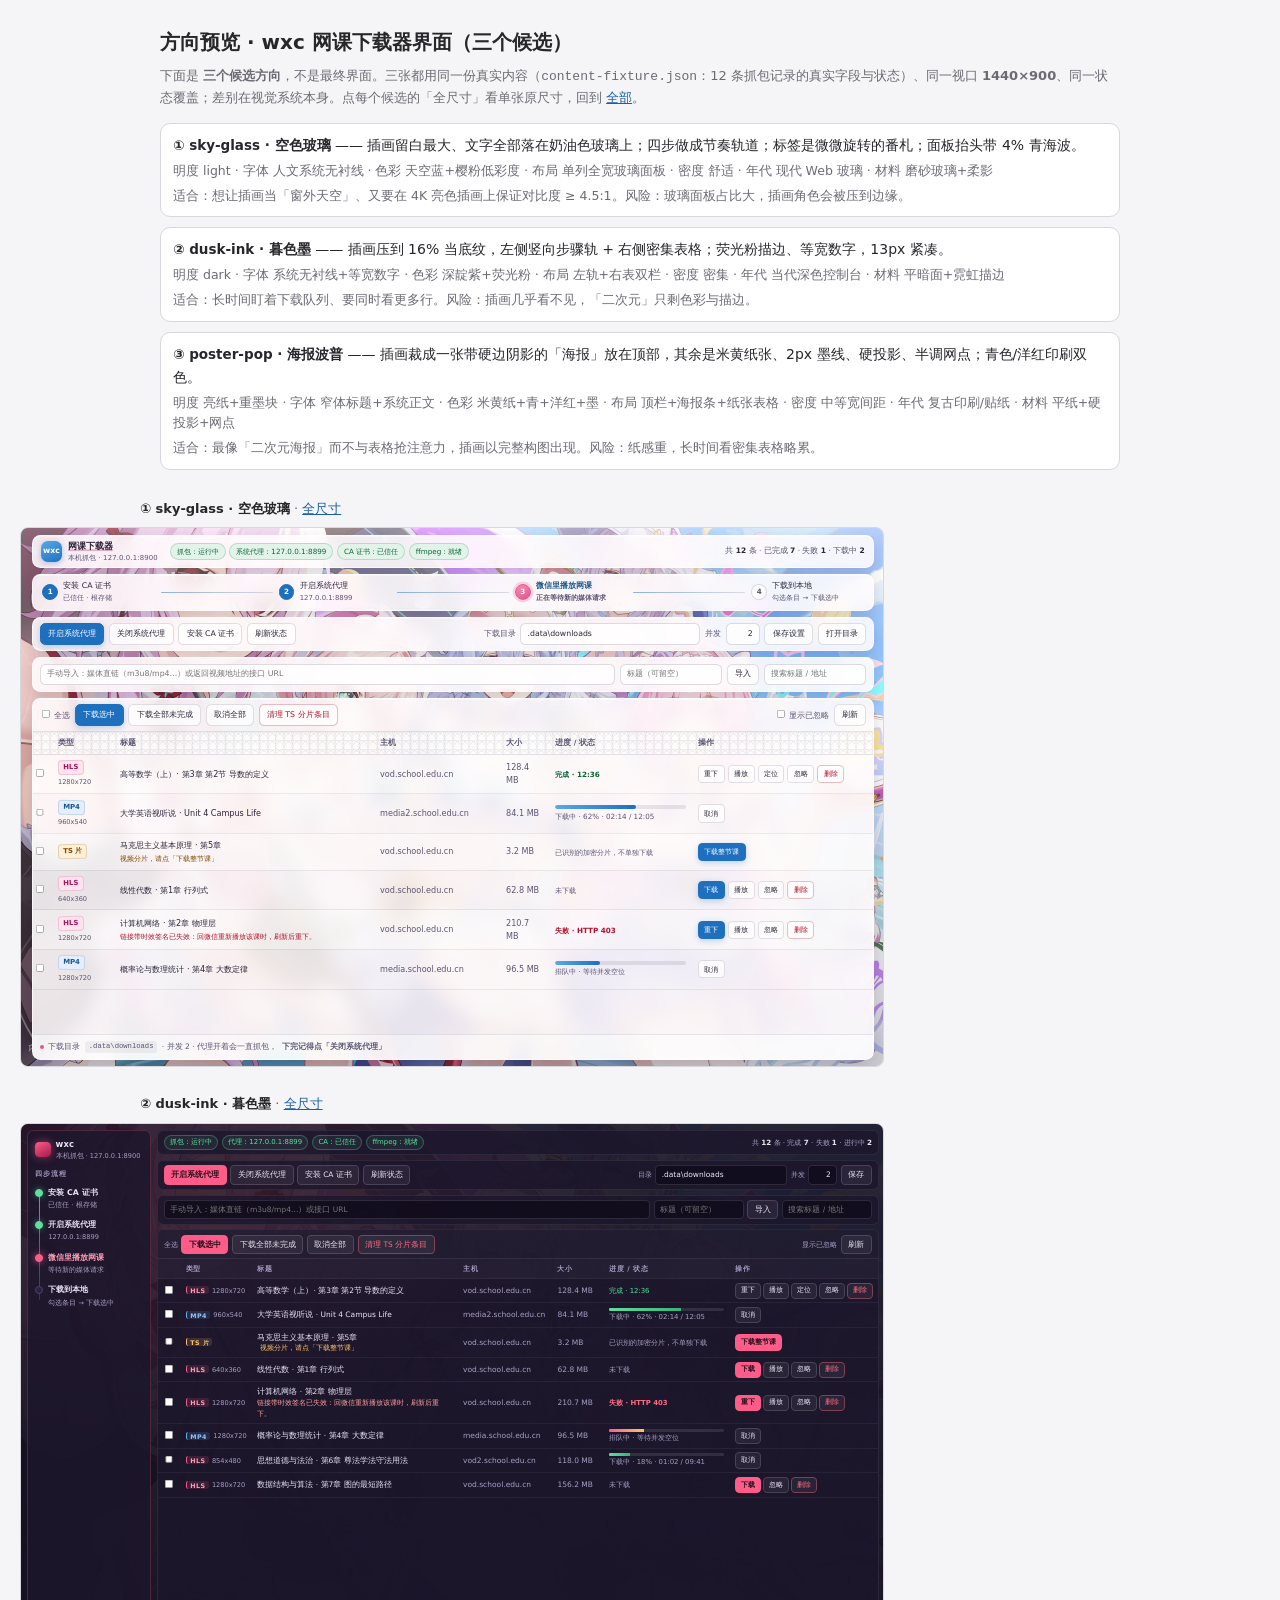
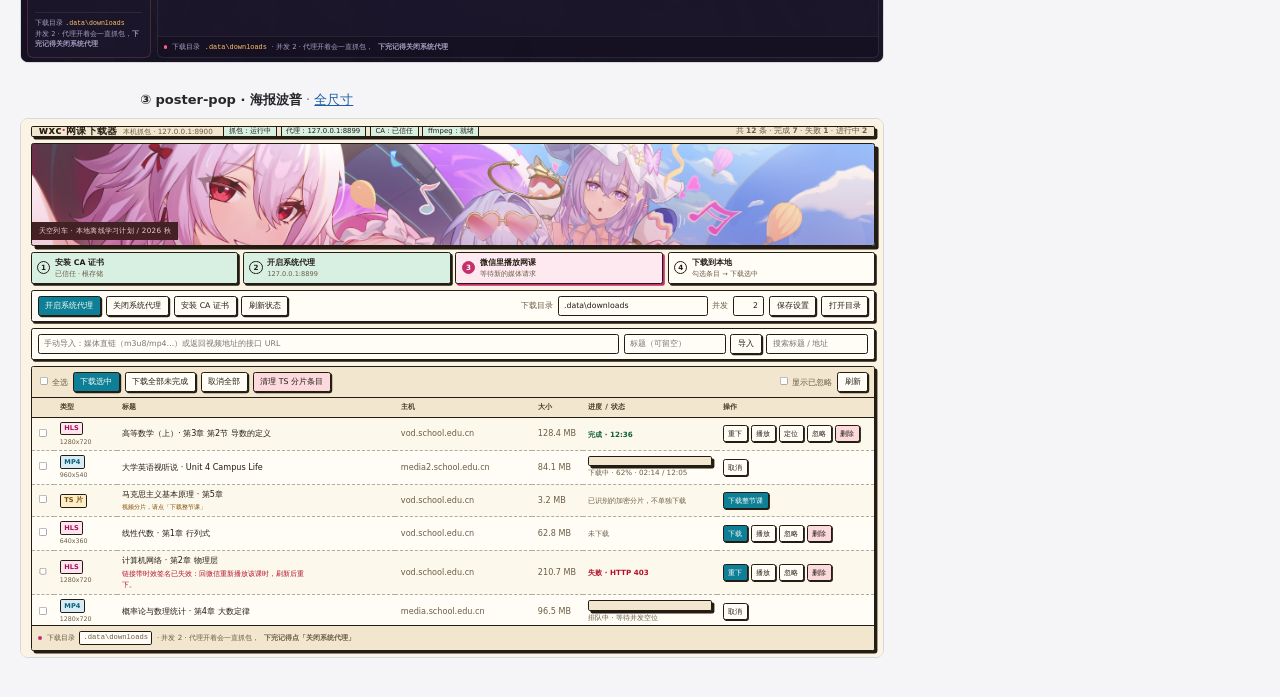
<file: design/changes/anime-webui-redesign/direction-previews/index.html>
<!doctype html>
<html lang="zh-CN">
<head>
<meta charset="utf-8">
<meta name="viewport" content="width=device-width,initial-scale=1">
<title>方向预览 · wxc 网课下载器界面（三个候选）</title>
<style>
/* ============================================================
   比较外壳（中性、灰度、不含产品风格）——三个候选本身在 .stage 之内
   ============================================================ */
:root{
  --shell-fg:#26262b; --shell-2:#6b6b74; --shell-line:#d7d7de;
  --ui:system-ui,-apple-system,"Segoe UI","PingFang SC","Hiragino Sans GB","Microsoft YaHei","Noto Sans CJK SC",sans-serif;
}
*{box-sizing:border-box}
html,body{margin:0}
body{background:#f5f5f7;color:var(--shell-fg);font:14px/1.65 var(--ui);letter-spacing:0}
a{color:#1b5fa8}
.shell{max-width:1000px;margin:0 auto;padding:26px 20px 8px}
.shell h1{font-size:20px;margin:0 0 6px;font-weight:600}
.shell p{margin:0 0 14px;color:var(--shell-2);font-size:13px}
.legend{list-style:none;margin:0 0 20px;padding:0;display:grid;gap:10px}
.legend li{border:1px solid var(--shell-line);border-radius:10px;padding:10px 12px;background:#fff}
.legend b{font-size:13.5px}
.legend code{background:#f0f0f3;border:1px solid var(--shell-line);border-radius:4px;padding:0 4px;font-size:12px}
.legend .ax{display:block;color:var(--shell-2);font-size:12.5px;margin-top:4px}
main{display:flex;flex-direction:column;gap:26px;padding:0 20px 40px;max-width:1520px}
.cand{margin:0}
.cap{max-width:1000px;margin:0 auto 8px;font-size:13px;color:var(--shell-2)}
.cap b{color:var(--shell-fg)}
.frame{width:864px;height:540px;overflow:hidden;border:1px solid var(--shell-line);border-radius:8px;background:#fff}
.stage{width:1440px;height:900px;overflow:hidden;position:relative;zoom:.6}

/* 单候选全尺寸 / 截图模式：#<id> 命中某个候选时，隐藏外壳与其它候选 */
body:has(.cand:target){margin:0;background:#000}
body:has(.cand:target) .shell,body:has(.cand:target) .cap,body:has(.cand:target) main>:not(:target){display:none}
body:has(.cand:target) main{padding:0;gap:0;max-width:none;display:block}
body:has(.cand:target) .cand:target .frame{width:1440px;height:900px;border:0;border-radius:0}
body:has(.cand:target) .cand:target .stage{zoom:1}
@media (max-width:1000px){ .frame{width:100%;height:auto;aspect-ratio:1440/900} .stage{zoom:.48} }

/* ============================================================
   共用夹具样式：三个候选结构一致，只在各自前缀下重新着色
   夹具字段 = content-fixture.json（真实条目与 /api/status）
   ============================================================ */
.stage .scroll{overflow:hidden;flex:1;min-height:0}
.stage table{width:100%;border-collapse:collapse}
.stage .ttl{overflow:hidden;text-overflow:ellipsis;white-space:nowrap}
.stage .num{font-variant-numeric:tabular-nums}
.stage button{white-space:nowrap}
.stage .ops button{flex:none}
.stage th,.stage .col-s,.stage .col-k{white-space:nowrap}
.stage .ttl,.stage .err,.stage .q{white-space:normal}

/* ============================ 候选 1：sky-glass ============================ */
.c1{background:url("../../../../背景.jpg") center/cover no-repeat;font:14px/1.6 var(--ui);color:#2b2438}
.c1 .veil{position:absolute;inset:0;background:linear-gradient(180deg,rgba(255,255,255,.30) 0%,rgba(255,255,255,.08) 30%,rgba(43,36,64,.12) 74%,rgba(43,36,64,.24) 100%)}
.c1 .wrap{position:absolute;inset:0;display:flex;flex-direction:column;gap:10px;padding:12px 18px 14px}
.c1 .glass{background:rgba(255,252,253,.88);border:1px solid rgba(255,255,255,.75);border-radius:14px;
  box-shadow:0 10px 26px rgba(43,36,64,.16),inset 0 1px 0 rgba(255,255,255,.7);backdrop-filter:blur(14px) saturate(1.2)}
.c1 .head{display:flex;align-items:center;gap:14px;height:54px;padding:0 14px;border-radius:14px}
.c1 .mark{display:flex;align-items:center;gap:10px}
.c1 .seal{width:34px;height:34px;border-radius:11px;display:grid;place-items:center;font-weight:600;font-size:13px;color:#fff;
  background:linear-gradient(150deg,#5aa9e8,#1f6fbf);box-shadow:0 3px 10px rgba(31,111,191,.35)}
.c1 .wordmark{font-size:15px;font-weight:600}
.c1 .wordmark em{display:block;font-style:normal;font-size:11.5px;font-weight:400;color:#5b5470;letter-spacing:.02em}
.c1 .wordmark u{text-decoration:none;box-shadow:inset 0 -3px 0 rgba(224,86,143,.45)}
.c1 .pills{display:flex;gap:6px;margin-left:6px}
.c1 .pill{font-size:12px;padding:3px 10px;border-radius:999px;border:1px solid rgba(43,36,64,.12);background:rgba(255,255,255,.62);color:#5b5470;white-space:nowrap}
.c1 .pill.ok{color:#0e6236;background:#e2f4ea;border-color:rgba(14,98,54,.18)}
.c1 .pill.bad{color:#b3122a;background:#fdeaec;border-color:rgba(179,18,42,.18)}
.c1 .stats{margin-left:auto;font-size:12.5px;color:#5b5470}
.c1 .stats b{color:#2b2438;font-weight:600}
.c1 .steps{display:flex;align-items:center;gap:0;height:62px;padding:0 16px}
.c1 .step{display:flex;align-items:center;gap:9px;flex:1}
.c1 .bead{width:26px;height:26px;border-radius:999px;display:grid;place-items:center;font-size:12px;font-weight:600;
  border:2px solid rgba(43,36,64,.16);background:rgba(255,255,255,.7);color:#5b5470;flex:none}
.c1 .step.done .bead{background:#1f6fbf;border-color:#1f6fbf;color:#fff}
.c1 .step.cur .bead{background:linear-gradient(150deg,#f78bb2,#e0568f);border-color:#e0568f;color:#fff;
  box-shadow:0 0 0 4px rgba(224,86,143,.22)}
.c1 .sl{font-size:13px}
.c1 .sl small{display:block;font-size:11.5px;color:#5b5470}
.c1 .step.cur .sl{font-weight:600;color:#17588f}
.c1 .link{height:2px;flex:1;background:linear-gradient(90deg,rgba(31,111,191,.5),rgba(43,36,64,.14));margin:0 10px;border-radius:2px}
.c1 .card{padding:9px 12px}
.c1 .row{display:flex;align-items:center;gap:8px;flex-wrap:wrap}
.c1 button{font:inherit;font-size:13px;padding:6px 12px;border-radius:9px;border:1px solid rgba(43,36,64,.14);
  background:rgba(255,255,255,.72);color:#2b2438;cursor:pointer}
.c1 button.pri{background:#1f6fbf;border-color:#1f6fbf;color:#fff;box-shadow:0 3px 10px rgba(31,111,191,.28)}
.c1 button.dng{color:#b3122a;border-color:rgba(179,18,42,.28);background:rgba(255,255,255,.72)}
.c1 input{font:inherit;font-size:13px;padding:6px 10px;border-radius:9px;border:1px solid rgba(43,36,64,.16);
  background:rgba(255,255,255,.82);color:#2b2438;min-width:0}
.c1 .grow{flex:1}
.c1 label{font-size:12.5px;color:#5b5470}
.c1 .thead{background-image:url("data:image/svg+xml,%3Csvg xmlns='http://www.w3.org/2000/svg' width='28' height='14' viewBox='0 0 28 14'%3E%3Cg fill='none' stroke='%232b2438' stroke-opacity='.13' stroke-width='1'%3E%3Cpath d='M0 14a14 14 0 0 1 28 0'/%3E%3Cpath d='M-14 14a14 14 0 0 1 28 0'/%3E%3Cpath d='M14 14a14 14 0 0 1 28 0'/%3E%3Cpath d='M0 7a14 14 0 0 1 28 0'/%3E%3Cpath d='M-14 7a14 14 0 0 1 28 0'/%3E%3Cpath d='M14 7a14 14 0 0 1 28 0'/%3E%3C/g%3E%3C/svg%3E");
  background-repeat:repeat;background-blend-mode:multiply;background-color:rgba(255,255,255,.58)}
.c1 table{font-size:13.5px}
.c1 th{text-align:left;font-weight:600;font-size:12.5px;color:#5b5470;padding:8px 10px;border-bottom:1px solid rgba(43,36,64,.12);white-space:nowrap}
.c1 td{padding:9px 10px;border-bottom:1px solid rgba(43,36,64,.08);vertical-align:middle}
.c1 tr:nth-child(odd) td{background:rgba(255,255,255,.28)}
.c1 .tag{display:inline-block;font-size:11.5px;font-weight:600;padding:2px 7px;border-radius:6px;background:#ffe3ef;color:#a3145a;
  border:1px solid rgba(163,20,90,.16);transform:rotate(-1.5deg)}
.c1 .tag.mp4{background:#e4eefc;color:#17588f;border-color:rgba(23,88,143,.16);transform:rotate(1deg)}
.c1 .tag.ts{background:#fdf0d8;color:#7d4a00;border-color:rgba(125,74,0,.18);transform:rotate(-1deg)}
.c1 .q{display:block;font-size:11px;color:#5b5470;margin-top:3px}
.c1 .bar{height:7px;border-radius:99px;background:rgba(43,36,64,.10);overflow:hidden;min-width:96px}
.c1 .bar>i{display:block;height:100%;border-radius:99px;background:linear-gradient(90deg,#5aa9e8,#1f6fbf)}
.c1 .indet>i{width:34%;animation:slide 1.2s infinite linear}
@keyframes slide{from{transform:translateX(-100%)}to{transform:translateX(300%)}}
.c1 .st{font-size:12px;color:#5b5470;margin-top:3px}
.c1 .st.ok{color:#0e6236;font-weight:600}
.c1 .st.err{color:#b3122a;font-weight:600}
.c1 .err{color:#b3122a;font-size:12px;margin-top:2px;max-width:330px}
.c1 .ops{display:flex;gap:5px;flex-wrap:wrap}
.c1 .ops button{padding:4px 9px;font-size:12px;border-radius:7px}
.c1 .foot{display:flex;align-items:center;gap:8px;padding:9px 12px;font-size:12.5px;color:#5b5470;border-top:1px solid rgba(43,36,64,.10);
  background:rgba(255,255,255,.42)}
.c1 .foot code{background:rgba(43,36,64,.06);border-radius:5px;padding:1px 6px;font-size:12px}
.c1 .dot{width:6px;height:6px;border-radius:99px;background:#e0568f;flex:none}
.c1 .col-ck{width:26px;padding-left:2px !important}
.c1 .col-k{width:104px}.c1 .col-s{width:82px}.c1 .col-p{width:238px}.c1 .col-o{width:302px}

/* ============================ 候选 2：dusk-ink ============================ */
.c2{background:#14101f;color:#eae6f5;font:13px/1.55 var(--ui)}
.c2 .art{position:absolute;inset:0;background:url("../../../../背景.jpg") center/cover no-repeat;opacity:.16;filter:saturate(.9)}
.c2 .vig{position:absolute;inset:0;background:radial-gradient(1100px 620px at 22% 18%,rgba(255,92,138,.12),transparent 62%),linear-gradient(180deg,rgba(20,16,31,.35),rgba(20,16,31,.86))}
.c2 .wrap{position:absolute;inset:0;display:flex;gap:10px;padding:10px}
.c2 .rail{width:206px;flex:none;background:rgba(29,23,44,.82);border:1px solid rgba(255,92,138,.22);border-radius:10px;
  padding:12px;display:flex;flex-direction:column;gap:10px}
.c2 .brand{display:flex;align-items:center;gap:8px}
.c2 .brand .sq{width:26px;height:26px;border-radius:7px;background:linear-gradient(150deg,#ff5c8a,#a01a4a);box-shadow:0 0 14px rgba(255,92,138,.5)}
.c2 .brand b{font-size:14px;letter-spacing:.01em}
.c2 .brand span{display:block;font-size:11px;color:#a79fc4;font-weight:400}
.c2 .rail h2{font-size:11px;text-transform:uppercase;letter-spacing:.14em;color:#a79fc4;margin:4px 0 0;font-weight:600}
.c2 .timeline{position:relative;display:flex;flex-direction:column;gap:14px;padding-left:22px;margin-top:2px}
.c2 .timeline:before{content:"";position:absolute;left:6px;top:6px;bottom:14px;width:2px;background:linear-gradient(180deg,#ff5c8a,#3a2f56)}
.c2 .tl{position:relative}
.c2 .tl:before{content:"";position:absolute;left:-22px;top:3px;width:10px;height:10px;border-radius:99px;background:#2a2340;border:2px solid #4c3f6b}
.c2 .tl.done:before{background:#5ee0a0;border-color:#5ee0a0;box-shadow:0 0 10px rgba(94,224,160,.5)}
.c2 .tl.cur:before{background:#ff5c8a;border-color:#ff5c8a;box-shadow:0 0 12px rgba(255,92,138,.75)}
.c2 .tl b{font-size:13px;display:block}
.c2 .tl small{font-size:11px;color:#a79fc4}
.c2 .tl.cur b{color:#ff9dba}
.c2 .railnote{margin-top:auto;font-size:11px;color:#a79fc4;border-top:1px solid rgba(255,255,255,.08);padding-top:8px}
.c2 .railnote code{color:#ffc46b}
.c2 .main{flex:1;min-width:0;display:flex;flex-direction:column;gap:8px}
.c2 .top{display:flex;align-items:center;gap:6px;background:rgba(29,23,44,.82);border:1px solid rgba(255,255,255,.07);border-radius:10px;padding:7px 10px}
.c2 .pill{font-size:11.5px;padding:2px 9px;border-radius:99px;background:rgba(255,255,255,.06);color:#a79fc4;border:1px solid rgba(255,255,255,.08);white-space:nowrap}
.c2 .pill.ok{color:#5ee0a0;border-color:rgba(94,224,160,.3);background:rgba(94,224,160,.08)}
.c2 .stats{margin-left:auto;font-size:12px;color:#a79fc4}
.c2 .stats b{color:#eae6f5}
.c2 .bar-row{display:flex;align-items:center;gap:6px;flex-wrap:wrap;background:rgba(29,23,44,.82);border:1px solid rgba(255,255,255,.07);border-radius:10px;padding:7px 10px}
.c2 button{font:inherit;font-size:12.5px;padding:5px 11px;border-radius:7px;border:1px solid rgba(255,255,255,.14);background:rgba(255,255,255,.06);color:#eae6f5;cursor:pointer}
.c2 button.pri{background:#ff5c8a;border-color:#ff5c8a;color:#22101a;font-weight:600}
.c2 button.dng{color:#ff6b81;border-color:rgba(255,107,129,.4)}
.c2 input{font:inherit;font-size:12.5px;padding:5px 9px;border-radius:7px;border:1px solid rgba(255,255,255,.12);background:rgba(11,8,20,.6);color:#eae6f5;min-width:0}
.c2 label{font-size:12px;color:#a79fc4}
.c2 .grow{flex:1}
.c2 .panel{flex:1;min-height:0;background:rgba(29,23,44,.82);border:1px solid rgba(255,255,255,.07);border-radius:10px;display:flex;flex-direction:column;overflow:hidden}
.c2 table{font-size:12.5px}
.c2 th{text-align:left;font-size:11px;text-transform:uppercase;letter-spacing:.1em;font-weight:600;color:#a79fc4;padding:7px 9px;
  border-bottom:1px solid rgba(255,255,255,.08);background:rgba(255,255,255,.03)}
.c2 td{padding:6px 9px;border-bottom:1px solid rgba(255,255,255,.05);vertical-align:middle}
.c2 tr:hover td{background:rgba(255,92,138,.07)}
.c2 .tag{font-size:10.5px;font-weight:600;letter-spacing:.06em;padding:1px 6px;border-radius:4px;background:rgba(255,92,138,.14);color:#ff9dba;
  border-left:3px solid #ff5c8a}
.c2 .tag.mp4{background:rgba(96,180,255,.14);color:#8fc6ff;border-left-color:#60b4ff}
.c2 .tag.ts{background:rgba(255,196,107,.14);color:#ffc46b;border-left-color:#ffc46b}
.c2 .q{color:#a79fc4;font-size:11px;margin-left:5px}
.c2 .bar{height:5px;border-radius:2px;background:rgba(255,255,255,.10);overflow:hidden;min-width:90px}
.c2 .bar>i{display:block;height:100%;background:linear-gradient(90deg,#5ee0a0,#39b47c)}
.c2 .indet>i{width:30%;background:linear-gradient(90deg,#ff5c8a,#ffc46b);animation:slide 1.1s infinite linear}
.c2 .st{font-size:11.5px;color:#a79fc4;margin-top:2px}
.c2 .st.ok{color:#5ee0a0}.c2 .st.err{color:#ff6b81;font-weight:600}
.c2 .err{color:#ff9d9d;font-size:11.5px;margin-top:1px;max-width:320px}
.c2 .ops{display:flex;gap:4px}
.c2 .ops button{padding:3px 8px;font-size:11.5px}
.c2 .foot{padding:7px 10px;font-size:11.5px;color:#a79fc4;border-top:1px solid rgba(255,255,255,.08);background:rgba(11,8,20,.35);display:flex;gap:8px;align-items:center}
.c2 .foot code{color:#ffc46b}
.c2 .dot{width:6px;height:6px;border-radius:99px;background:#ff5c8a}
.c2 .col-ck{width:24px}.c2 .col-k{width:118px}.c2 .col-s{width:86px}.c2 .col-p{width:210px}.c2 .col-o{width:236px}

/* ============================ 候选 3：poster-pop ============================ */
.c3{background:#fbf3e4;color:#231c12;font:14px/1.6 var(--ui)}
.c3 .wrap{position:absolute;inset:0;display:flex;flex-direction:column;gap:10px;padding:12px 16px 14px;background-image:radial-gradient(rgba(35,28,18,.14) 1px,transparent 1px);background-size:9px 9px;background-position:0 0}
.c3 .bar{display:flex;align-items:center;gap:12px;background:#fffdf6;border:2px solid #231c12;border-radius:4px;padding:7px 12px;
  box-shadow:4px 4px 0 #231c12}
.c3 .brand{display:flex;align-items:baseline;gap:9px}
.c3 .brand b{font-size:17px;letter-spacing:.03em}
.c3 .brand b em{font-style:normal;color:#c62d6d}
.c3 .brand small{font-size:12px;color:#6b5c45}
.c3 .pills{display:flex;gap:6px;margin-left:6px}
.c3 .pill{font-size:11.5px;padding:2px 8px;border:1.5px solid #231c12;border-radius:3px;background:#fffdf6;white-space:nowrap}
.c3 .pill.ok{background:#d8f0e2}
.c3 .pill.bad{background:#fbd9dd}
.c3 .stats{margin-left:auto;font-size:12.5px;color:#6b5c45}
.c3 .poster{position:relative;height:172px;border:3px solid #231c12;border-radius:4px;overflow:hidden;box-shadow:6px 6px 0 #231c12;
  background:url("../../../../背景.jpg") center top/cover no-repeat;flex:none}
.c3 .poster:after{content:"";position:absolute;inset:0;background:linear-gradient(180deg,rgba(255,253,246,.06),rgba(198,45,109,.22))}
.c3 .poster .cap{position:absolute;left:0;bottom:0;padding:5px 12px;background:#231c12;color:#fbf3e4;font-size:12px;letter-spacing:.04em}
.c3 .steps{display:flex;gap:8px}
.c3 .step{flex:1;display:flex;align-items:center;gap:8px;border:2px solid #231c12;border-radius:4px;background:#fffdf6;padding:5px 9px;box-shadow:3px 3px 0 #231c12}
.c3 .step .n{width:22px;height:22px;border-radius:99px;border:2px solid #231c12;display:grid;place-items:center;font-size:12px;font-weight:600;flex:none}
.c3 .step.done{background:#d8f0e2}
.c3 .step.cur{background:#ffe9f1;box-shadow:3px 3px 0 #c62d6d}
.c3 .step.cur .n{background:#c62d6d;border-color:#c62d6d;color:#fffdf6}
.c3 .step small{display:block;font-size:11px;color:#6b5c45}
.c3 .step b{font-size:13px}
.c3 .tools{display:flex;align-items:center;gap:8px;flex-wrap:wrap;background:#fffdf6;border:2px solid #231c12;border-radius:4px;padding:8px 10px;box-shadow:3px 3px 0 #231c12}
.c3 button{font:inherit;font-size:13px;padding:5px 11px;border:2px solid #231c12;border-radius:4px;background:#fffdf6;color:#231c12;cursor:pointer;box-shadow:2px 2px 0 #231c12}
.c3 button.pri{background:#0d7f96;color:#fffdf6;box-shadow:2px 2px 0 #231c12}
.c3 button.dng{background:#fbd9dd}
.c3 input{font:inherit;font-size:13px;padding:5px 9px;border:2px solid #231c12;border-radius:4px;background:#fffdf6;color:#231c12;min-width:0}
.c3 .grow{flex:1}
.c3 label{font-size:12.5px;color:#6b5c45}
.c3 .panel{flex:1;min-height:0;display:flex;flex-direction:column;background:#fffdf6;border:2px solid #231c12;border-radius:4px;box-shadow:4px 4px 0 #231c12;overflow:hidden}
.c3 .panel-head{display:flex;align-items:center;gap:8px;padding:8px 10px;border-bottom:2px solid #231c12;background:#f2e6cf;flex-wrap:wrap}
.c3 table{font-size:13.5px}
.c3 th{text-align:left;font-size:12px;font-weight:600;letter-spacing:.02em;color:#4a3f2c;padding:6px 9px;border-bottom:2px solid #231c12;background:#f2e6cf;white-space:nowrap}
.c3 td{padding:6px 9px;border-bottom:1px dashed rgba(35,28,18,.35);vertical-align:middle}
.c3 tr:nth-child(odd) td{background:#fdf8ec}
.c3 .tag{display:inline-block;font-size:11px;font-weight:600;padding:1px 6px;border:1.5px solid #231c12;border-radius:3px;background:#ffe3ef;color:#a3145a}
.c3 .tag.mp4{background:#d7ecf4;color:#0b5f78}
.c3 .tag.ts{background:#fdeec9;color:#7d4a00}
.c3 .q{display:block;font-size:10.5px;color:#6b5c45;margin-top:2px}
.c3 .bar{height:8px;border:1.5px solid #231c12;border-radius:3px;background:#f2e6cf;overflow:hidden;min-width:100px}
.c3 .bar>i{display:block;height:100%;background:#1597b4}
.c3 .indet>i{width:32%;background:repeating-linear-gradient(45deg,#c62d6d 0 6px,#f0a0bd 6px 12px);animation:slide 1.2s infinite linear}
.c3 .st{font-size:12px;color:#6b5c45;margin-top:2px}
.c3 .st.ok{color:#0e6236;font-weight:600}
.c3 .st.err{color:#b3122a;font-weight:600}
.c3 .err{color:#b3122a;font-size:12px;margin-top:1px;max-width:320px}
.c3 .ops{display:flex;gap:4px;flex-wrap:wrap}
.c3 .ops button{padding:3px 8px;font-size:12px;box-shadow:1.5px 1.5px 0 #231c12}
.c3 .foot{display:flex;align-items:center;gap:8px;padding:8px 10px;font-size:12px;color:#6b5c45;border-top:2px solid #231c12;background:#f2e6cf}
.c3 .foot code{background:#fffdf6;border:1.5px solid #231c12;border-radius:3px;padding:0 5px}
.c3 .dot{width:7px;height:7px;border-radius:99px;background:#c62d6d}
.c3 .col-ck{width:26px}.c3 .col-k{width:104px}.c3 .col-s{width:84px}.c3 .col-p{width:224px}.c3 .col-o{width:262px}

@media (prefers-reduced-motion:reduce){
  .stage .indet>i,.c1 .indet>i,.c2 .indet>i,.c3 .indet>i{animation:none}
}
</style>
</head>
<body data-direction-preview>

<header class="shell">
  <h1>方向预览 · wxc 网课下载器界面（三个候选）</h1>
  <p>下面是 <b>三个候选方向</b>，不是最终界面。三张都用同一份真实内容（<code>content-fixture.json</code>：12 条抓包记录的真实字段与状态）、同一视口 <b>1440×900</b>、同一状态覆盖；差别在视觉系统本身。点每个候选的「全尺寸」看单张原尺寸，回到 <a href="#top">全部</a>。</p>
  <ol class="legend">
    <li><b>① sky-glass · 空色玻璃</b> —— 插画留白最大、文字全部落在奶油色玻璃上；四步做成节奏轨道；标签是微微旋转的番札；面板抬头带 4% 青海波。
      <span class="ax">明度 light · 字体 人文系统无衬线 · 色彩 天空蓝+樱粉低彩度 · 布局 单列全宽玻璃面板 · 密度 舒适 · 年代 现代 Web 玻璃 · 材料 磨砂玻璃+柔影</span>
      <span class="ax">适合：想让插画当「窗外天空」、又要在 4K 亮色插画上保证对比度 ≥ 4.5:1。风险：玻璃面板占比大，插画角色会被压到边缘。</span></li>
    <li><b>② dusk-ink · 暮色墨</b> —— 插画压到 16% 当底纹，左侧竖向步骤轨 + 右侧密集表格；荧光粉描边、等宽数字，13px 紧凑。
      <span class="ax">明度 dark · 字体 系统无衬线+等宽数字 · 色彩 深靛紫+荧光粉 · 布局 左轨+右表双栏 · 密度 密集 · 年代 当代深色控制台 · 材料 平暗面+霓虹描边</span>
      <span class="ax">适合：长时间盯着下载队列、要同时看更多行。风险：插画几乎看不见，「二次元」只剩色彩与描边。</span></li>
    <li><b>③ poster-pop · 海报波普</b> —— 插画裁成一张带硬边阴影的「海报」放在顶部，其余是米黄纸张、2px 墨线、硬投影、半调网点；青色/洋红印刷双色。
      <span class="ax">明度 亮纸+重墨块 · 字体 窄体标题+系统正文 · 色彩 米黄纸+青+洋红+墨 · 布局 顶栏+海报条+纸张表格 · 密度 中等宽间距 · 年代 复古印刷/贴纸 · 材料 平纸+硬投影+网点</span>
      <span class="ax">适合：最像「二次元海报」而不与表格抢注意力，插画以完整构图出现。风险：纸感重，长时间看密集表格略累。</span></li>
  </ol>
</header>

<main id="top">

  <!-- ==================== 候选 1 ==================== -->
  <section class="cand" id="sky-glass" data-direction-id="sky-glass">
    <p class="cap"><b>① sky-glass · 空色玻璃</b> · <a href="#sky-glass">全尺寸</a></p>
    <div class="frame"><div class="stage c1">
      <div class="veil"></div>
      <div class="wrap">
        <header class="head glass">
          <div class="mark">
            <span class="seal">wxc</span>
            <span class="wordmark"><u>网课下载器</u><em>本机抓包 · 127.0.0.1:8900</em></span>
          </div>
          <div class="pills">
            <span class="pill ok">抓包：运行中</span>
            <span class="pill ok">系统代理：127.0.0.1:8899</span>
            <span class="pill ok">CA 证书：已信任</span>
            <span class="pill ok">ffmpeg：就绪</span>
          </div>
          <div class="stats num">共 <b>12</b> 条 · 已完成 <b>7</b> · 失败 <b>1</b> · 下载中 <b>2</b></div>
        </header>

        <section class="steps glass">
          <div class="step done"><span class="bead">1</span><span class="sl">安装 CA 证书<small>已信任 · 根存储</small></span></div>
          <i class="link"></i>
          <div class="step done"><span class="bead">2</span><span class="sl">开启系统代理<small>127.0.0.1:8899</small></span></div>
          <i class="link"></i>
          <div class="step cur"><span class="bead">3</span><span class="sl">微信里播放网课<small>正在等待新的媒体请求</small></span></div>
          <i class="link"></i>
          <div class="step"><span class="bead">4</span><span class="sl">下载到本地<small>勾选条目 → 下载选中</small></span></div>
        </section>

        <section class="card glass row">
          <button class="pri">开启系统代理</button>
          <button>关闭系统代理</button>
          <button>安装 CA 证书</button>
          <button>刷新状态</button>
          <span class="grow"></span>
          <label>下载目录</label><input class="grow" style="max-width:300px" value=".data\downloads">
          <label>并发</label><input style="width:56px;text-align:right" value="2">
          <button>保存设置</button><button>打开目录</button>
        </section>

        <section class="card glass row">
          <input class="grow" placeholder="手动导入：媒体直链（m3u8/mp4…）或返回视频地址的接口 URL">
          <input style="width:170px" placeholder="标题（可留空）">
          <button>导入</button>
          <input style="width:170px" placeholder="搜索标题 / 地址">
        </section>

        <section class="card glass" style="flex:1;min-height:0;display:flex;flex-direction:column;padding:0;overflow:hidden">
          <div class="row" style="padding:9px 12px;border-bottom:1px solid rgba(43,36,64,.10)">
            <label><input type="checkbox"> 全选</label>
            <button class="pri">下载选中</button><button>下载全部未完成</button><button>取消全部</button>
            <button class="dng">清理 TS 分片条目</button>
            <span class="grow"></span>
            <label><input type="checkbox"> 显示已忽略</label><button>刷新</button>
          </div>
          <div class="scroll">
            <table>
              <thead class="thead"><tr>
                <th class="col-ck"></th><th class="col-k">类型</th><th>标题</th><th>主机</th>
                <th class="col-s">大小</th><th class="col-p">进度 / 状态</th><th class="col-o">操作</th>
              </tr></thead>
              <tbody>
                <tr>
                  <td class="col-ck"><input type="checkbox"></td>
                  <td><span class="tag">HLS</span><span class="q num">1280x720</span></td>
                  <td><div class="ttl" title="高等数学（上）· 第3章 第2节 导数的定义">高等数学（上）· 第3章 第2节 导数的定义</div></td>
                  <td style="color:#5b5470">vod.school.edu.cn</td><td class="num" style="color:#5b5470">128.4 MB</td>
                  <td><div class="st ok">完成 · 12:36</div></td>
                  <td><div class="ops"><button>重下</button><button>播放</button><button>定位</button><button>忽略</button><button class="dng">删除</button></div></td>
                </tr>
                <tr>
                  <td class="col-ck"><input type="checkbox"></td>
                  <td><span class="tag mp4">MP4</span><span class="q num">960x540</span></td>
                  <td><div class="ttl" title="大学英语视听说 · Unit 4 Campus Life">大学英语视听说 · Unit 4 Campus Life</div></td>
                  <td style="color:#5b5470">media2.school.edu.cn</td><td class="num" style="color:#5b5470">84.1 MB</td>
                  <td><div class="bar"><i style="width:62%"></i></div><div class="st num">下载中 · 62% · 02:14 / 12:05</div></td>
                  <td><div class="ops"><button>取消</button></div></td>
                </tr>
                <tr>
                  <td class="col-ck"><input type="checkbox"></td>
                  <td><span class="tag ts">TS 片</span></td>
                  <td><div class="ttl" title="马克思主义基本原理 · 第5章">马克思主义基本原理 · 第5章</div><div class="q" style="color:#7d4a00">视频分片，请点「下载整节课」</div></td>
                  <td style="color:#5b5470">vod.school.edu.cn</td><td class="num" style="color:#5b5470">3.2 MB</td>
                  <td><div class="st">已识别的加密分片，不单独下载</div></td>
                  <td><div class="ops"><button class="pri">下载整节课</button></div></td>
                </tr>
                <tr>
                  <td class="col-ck"><input type="checkbox"></td>
                  <td><span class="tag">HLS</span><span class="q num">640x360</span></td>
                  <td><div class="ttl" title="线性代数 · 第1章 行列式">线性代数 · 第1章 行列式</div></td>
                  <td style="color:#5b5470">vod.school.edu.cn</td><td class="num" style="color:#5b5470">62.8 MB</td>
                  <td><div class="st">未下载</div></td>
                  <td><div class="ops"><button class="pri">下载</button><button>播放</button><button>忽略</button><button class="dng">删除</button></div></td>
                </tr>
                <tr>
                  <td class="col-ck"><input type="checkbox"></td>
                  <td><span class="tag">HLS</span><span class="q num">1280x720</span></td>
                  <td><div class="ttl" title="计算机网络 · 第2章 物理层">计算机网络 · 第2章 物理层</div>
                      <div class="err">链接带时效签名已失效：回微信重新播放该课时，刷新后重下。</div></td>
                  <td style="color:#5b5470">vod.school.edu.cn</td><td class="num" style="color:#5b5470">210.7 MB</td>
                  <td><div class="st err">失败 · HTTP 403</div></td>
                  <td><div class="ops"><button class="pri">重下</button><button>播放</button><button>忽略</button><button class="dng">删除</button></div></td>
                </tr>
                <tr>
                  <td class="col-ck"><input type="checkbox"></td>
                  <td><span class="tag mp4">MP4</span><span class="q num">1280x720</span></td>
                  <td><div class="ttl" title="概率论与数理统计 · 第4章 大数定律">概率论与数理统计 · 第4章 大数定律</div></td>
                  <td style="color:#5b5470">media.school.edu.cn</td><td class="num" style="color:#5b5470">96.5 MB</td>
                  <td><div class="bar indet"><i></i></div><div class="st">排队中 · 等待并发空位</div></td>
                  <td><div class="ops"><button>取消</button></div></td>
                </tr>
              </tbody>
            </table>
          </div>
          <div class="foot"><span class="dot"></span>下载目录 <code>.data\downloads</code> · 并发 2 · 代理开着会一直抓包，<b>下完记得点「关闭系统代理」</b></div>
        </section>
      </div>
    </div></div>
  </section>

  <!-- ==================== 候选 2 ==================== -->
  <section class="cand" id="dusk-ink" data-direction-id="dusk-ink">
    <p class="cap"><b>② dusk-ink · 暮色墨</b> · <a href="#dusk-ink">全尺寸</a></p>
    <div class="frame"><div class="stage c2">
      <div class="art"></div><div class="vig"></div>
      <div class="wrap">
        <aside class="rail">
          <div class="brand"><span class="sq"></span><div><b>wxc</b><span>本机抓包 · 127.0.0.1:8900</span></div></div>
          <h2>四步流程</h2>
          <div class="timeline">
            <div class="tl done"><b>安装 CA 证书</b><small>已信任 · 根存储</small></div>
            <div class="tl done"><b>开启系统代理</b><small>127.0.0.1:8899</small></div>
            <div class="tl cur"><b>微信里播放网课</b><small>等待新的媒体请求</small></div>
            <div class="tl"><b>下载到本地</b><small>勾选条目 → 下载选中</small></div>
          </div>
          <div class="railnote">下载目录 <code>.data\downloads</code><br>并发 2 · 代理开着会一直抓包，<b>下完记得关闭系统代理</b></div>
        </aside>
        <div class="main">
          <div class="top">
            <span class="pill ok">抓包：运行中</span><span class="pill ok">代理：127.0.0.1:8899</span>
            <span class="pill ok">CA：已信任</span><span class="pill ok">ffmpeg：就绪</span>
            <span class="stats num">共 <b>12</b> 条 · 完成 <b>7</b> · 失败 <b>1</b> · 进行中 <b>2</b></span>
          </div>
          <div class="bar-row">
            <button class="pri">开启系统代理</button><button>关闭系统代理</button><button>安装 CA 证书</button><button>刷新状态</button>
            <span class="grow"></span>
            <label>目录</label><input class="grow" style="max-width:220px" value=".data\downloads">
            <label>并发</label><input style="width:48px;text-align:right" value="2"><button>保存</button>
          </div>
          <div class="bar-row">
            <input class="grow" placeholder="手动导入：媒体直链（m3u8/mp4…）或接口 URL">
            <input style="width:150px" placeholder="标题（可留空）"><button>导入</button>
            <input style="width:150px" placeholder="搜索标题 / 地址">
          </div>
          <div class="panel">
            <div class="bar-row" style="border:0;border-bottom:1px solid rgba(255,255,255,.08);border-radius:0;background:rgba(255,255,255,.02)">
              <label>全选</label><button class="pri">下载选中</button><button>下载全部未完成</button><button>取消全部</button>
              <button class="dng">清理 TS 分片条目</button><span class="grow"></span><label>显示已忽略</label><button>刷新</button>
            </div>
            <div class="scroll">
              <table>
                <thead><tr>
                  <th class="col-ck"></th><th class="col-k">类型</th><th>标题</th><th>主机</th>
                  <th class="col-s">大小</th><th class="col-p">进度 / 状态</th><th class="col-o">操作</th>
                </tr></thead>
                <tbody>
                  <tr>
                    <td class="col-ck"><input type="checkbox"></td>
                    <td><span class="tag">HLS</span><span class="q num">1280x720</span></td>
                    <td><div class="ttl" title="高等数学（上）· 第3章 第2节 导数的定义">高等数学（上）· 第3章 第2节 导数的定义</div></td>
                    <td style="color:#a79fc4">vod.school.edu.cn</td><td class="num" style="color:#a79fc4">128.4 MB</td>
                    <td><div class="st ok">完成 · 12:36</div></td>
                    <td><div class="ops"><button>重下</button><button>播放</button><button>定位</button><button>忽略</button><button class="dng">删除</button></div></td>
                  </tr>
                  <tr>
                    <td class="col-ck"><input type="checkbox"></td>
                    <td><span class="tag mp4">MP4</span><span class="q num">960x540</span></td>
                    <td><div class="ttl" title="大学英语视听说 · Unit 4 Campus Life">大学英语视听说 · Unit 4 Campus Life</div></td>
                    <td style="color:#a79fc4">media2.school.edu.cn</td><td class="num" style="color:#a79fc4">84.1 MB</td>
                    <td><div class="bar"><i style="width:62%"></i></div><div class="st num">下载中 · 62% · 02:14 / 12:05</div></td>
                    <td><div class="ops"><button>取消</button></div></td>
                  </tr>
                  <tr>
                    <td class="col-ck"><input type="checkbox"></td>
                    <td><span class="tag ts">TS 片</span></td>
                    <td><div class="ttl" title="马克思主义基本原理 · 第5章">马克思主义基本原理 · 第5章</div><div class="q" style="color:#ffc46b">视频分片，请点「下载整节课」</div></td>
                    <td style="color:#a79fc4">vod.school.edu.cn</td><td class="num" style="color:#a79fc4">3.2 MB</td>
                    <td><div class="st">已识别的加密分片，不单独下载</div></td>
                    <td><div class="ops"><button class="pri">下载整节课</button></div></td>
                  </tr>
                  <tr>
                    <td class="col-ck"><input type="checkbox"></td>
                    <td><span class="tag">HLS</span><span class="q num">640x360</span></td>
                    <td><div class="ttl" title="线性代数 · 第1章 行列式">线性代数 · 第1章 行列式</div></td>
                    <td style="color:#a79fc4">vod.school.edu.cn</td><td class="num" style="color:#a79fc4">62.8 MB</td>
                    <td><div class="st">未下载</div></td>
                    <td><div class="ops"><button class="pri">下载</button><button>播放</button><button>忽略</button><button class="dng">删除</button></div></td>
                  </tr>
                  <tr>
                    <td class="col-ck"><input type="checkbox"></td>
                    <td><span class="tag">HLS</span><span class="q num">1280x720</span></td>
                    <td><div class="ttl" title="计算机网络 · 第2章 物理层">计算机网络 · 第2章 物理层</div>
                        <div class="err">链接带时效签名已失效：回微信重新播放该课时，刷新后重下。</div></td>
                    <td style="color:#a79fc4">vod.school.edu.cn</td><td class="num" style="color:#a79fc4">210.7 MB</td>
                    <td><div class="st err">失败 · HTTP 403</div></td>
                    <td><div class="ops"><button class="pri">重下</button><button>播放</button><button>忽略</button><button class="dng">删除</button></div></td>
                  </tr>
                  <tr>
                    <td class="col-ck"><input type="checkbox"></td>
                    <td><span class="tag mp4">MP4</span><span class="q num">1280x720</span></td>
                    <td><div class="ttl" title="概率论与数理统计 · 第4章 大数定律">概率论与数理统计 · 第4章 大数定律</div></td>
                    <td style="color:#a79fc4">media.school.edu.cn</td><td class="num" style="color:#a79fc4">96.5 MB</td>
                    <td><div class="bar indet"><i></i></div><div class="st">排队中 · 等待并发空位</div></td>
                    <td><div class="ops"><button>取消</button></div></td>
                  </tr>
                  <tr>
                    <td class="col-ck"><input type="checkbox"></td>
                    <td><span class="tag">HLS</span><span class="q num">854x480</span></td>
                    <td><div class="ttl" title="思想道德与法治 · 第6章 尊法学法守法用法">思想道德与法治 · 第6章 尊法学法守法用法</div></td>
                    <td style="color:#a79fc4">vod2.school.edu.cn</td><td class="num" style="color:#a79fc4">118.0 MB</td>
                    <td><div class="bar"><i style="width:18%"></i></div><div class="st num">下载中 · 18% · 01:02 / 09:41</div></td>
                    <td><div class="ops"><button>取消</button></div></td>
                  </tr>
                  <tr>
                    <td class="col-ck"><input type="checkbox"></td>
                    <td><span class="tag">HLS</span><span class="q num">1280x720</span></td>
                    <td><div class="ttl" title="数据结构与算法 · 第7章 图的最短路径">数据结构与算法 · 第7章 图的最短路径</div></td>
                    <td style="color:#a79fc4">vod.school.edu.cn</td><td class="num" style="color:#a79fc4">156.2 MB</td>
                    <td><div class="st">未下载</div></td>
                    <td><div class="ops"><button class="pri">下载</button><button>忽略</button><button class="dng">删除</button></div></td>
                  </tr>
                </tbody>
              </table>
            </div>
            <div class="foot"><span class="dot"></span>下载目录 <code>.data\downloads</code> · 并发 2 · 代理开着会一直抓包，<b>下完记得关闭系统代理</b></div>
          </div>
        </div>
      </div>
    </div></div>
  </section>

  <!-- ==================== 候选 3 ==================== -->
  <section class="cand" id="poster-pop" data-direction-id="poster-pop">
    <p class="cap"><b>③ poster-pop · 海报波普</b> · <a href="#poster-pop">全尺寸</a></p>
    <div class="frame"><div class="stage c3">
      <div class="wrap">
        <div class="bar">
          <div class="brand"><b>wxc<em>·</em>网课下载器</b><small>本机抓包 · 127.0.0.1:8900</small></div>
          <div class="pills">
            <span class="pill ok">抓包：运行中</span><span class="pill ok">代理：127.0.0.1:8899</span>
            <span class="pill ok">CA：已信任</span><span class="pill ok">ffmpeg：就绪</span>
          </div>
          <div class="stats num">共 <b>12</b> 条 · 完成 <b>7</b> · 失败 <b>1</b> · 进行中 <b>2</b></div>
        </div>

        <div class="poster"><span class="cap">天空列车 · 本地离线学习计划 / 2026 秋</span></div>

        <div class="steps">
          <div class="step done"><span class="n">1</span><div><b>安装 CA 证书</b><small>已信任 · 根存储</small></div></div>
          <div class="step done"><span class="n">2</span><div><b>开启系统代理</b><small>127.0.0.1:8899</small></div></div>
          <div class="step cur"><span class="n">3</span><div><b>微信里播放网课</b><small>等待新的媒体请求</small></div></div>
          <div class="step"><span class="n">4</span><div><b>下载到本地</b><small>勾选条目 → 下载选中</small></div></div>
        </div>

        <div class="tools">
          <button class="pri">开启系统代理</button><button>关闭系统代理</button><button>安装 CA 证书</button><button>刷新状态</button>
          <span class="grow"></span>
          <label>下载目录</label><input class="grow" style="max-width:250px" value=".data\downloads">
          <label>并发</label><input style="width:52px;text-align:right" value="2">
          <button>保存设置</button><button>打开目录</button>
        </div>

        <div class="tools">
          <input class="grow" placeholder="手动导入：媒体直链（m3u8/mp4…）或返回视频地址的接口 URL">
          <input style="width:170px" placeholder="标题（可留空）"><button>导入</button>
          <input style="width:170px" placeholder="搜索标题 / 地址">
        </div>

        <div class="panel">
          <div class="panel-head">
            <label><input type="checkbox"> 全选</label>
            <button class="pri">下载选中</button><button>下载全部未完成</button><button>取消全部</button>
            <button class="dng">清理 TS 分片条目</button>
            <span class="grow"></span><label><input type="checkbox"> 显示已忽略</label><button>刷新</button>
          </div>
          <div class="scroll">
            <table>
              <thead><tr>
                <th class="col-ck"></th><th class="col-k">类型</th><th>标题</th><th>主机</th>
                <th class="col-s">大小</th><th class="col-p">进度 / 状态</th><th class="col-o">操作</th>
              </tr></thead>
              <tbody>
                <tr>
                  <td class="col-ck"><input type="checkbox"></td>
                  <td><span class="tag">HLS</span><span class="q num">1280x720</span></td>
                  <td><div class="ttl" title="高等数学（上）· 第3章 第2节 导数的定义">高等数学（上）· 第3章 第2节 导数的定义</div></td>
                  <td style="color:#6b5c45">vod.school.edu.cn</td><td class="num" style="color:#6b5c45">128.4 MB</td>
                  <td><div class="st ok">完成 · 12:36</div></td>
                  <td><div class="ops"><button>重下</button><button>播放</button><button>定位</button><button>忽略</button><button class="dng">删除</button></div></td>
                </tr>
                <tr>
                  <td class="col-ck"><input type="checkbox"></td>
                  <td><span class="tag mp4">MP4</span><span class="q num">960x540</span></td>
                  <td><div class="ttl" title="大学英语视听说 · Unit 4 Campus Life">大学英语视听说 · Unit 4 Campus Life</div></td>
                  <td style="color:#6b5c45">media2.school.edu.cn</td><td class="num" style="color:#6b5c45">84.1 MB</td>
                  <td><div class="bar"><i style="width:62%"></i></div><div class="st num">下载中 · 62% · 02:14 / 12:05</div></td>
                  <td><div class="ops"><button>取消</button></div></td>
                </tr>
                <tr>
                  <td class="col-ck"><input type="checkbox"></td>
                  <td><span class="tag ts">TS 片</span></td>
                  <td><div class="ttl" title="马克思主义基本原理 · 第5章">马克思主义基本原理 · 第5章</div><div class="q" style="color:#7d4a00">视频分片，请点「下载整节课」</div></td>
                  <td style="color:#6b5c45">vod.school.edu.cn</td><td class="num" style="color:#6b5c45">3.2 MB</td>
                  <td><div class="st">已识别的加密分片，不单独下载</div></td>
                  <td><div class="ops"><button class="pri">下载整节课</button></div></td>
                </tr>
                <tr>
                  <td class="col-ck"><input type="checkbox"></td>
                  <td><span class="tag">HLS</span><span class="q num">640x360</span></td>
                  <td><div class="ttl" title="线性代数 · 第1章 行列式">线性代数 · 第1章 行列式</div></td>
                  <td style="color:#6b5c45">vod.school.edu.cn</td><td class="num" style="color:#6b5c45">62.8 MB</td>
                  <td><div class="st">未下载</div></td>
                  <td><div class="ops"><button class="pri">下载</button><button>播放</button><button>忽略</button><button class="dng">删除</button></div></td>
                </tr>
                <tr>
                  <td class="col-ck"><input type="checkbox"></td>
                  <td><span class="tag">HLS</span><span class="q num">1280x720</span></td>
                  <td><div class="ttl" title="计算机网络 · 第2章 物理层">计算机网络 · 第2章 物理层</div>
                      <div class="err">链接带时效签名已失效：回微信重新播放该课时，刷新后重下。</div></td>
                  <td style="color:#6b5c45">vod.school.edu.cn</td><td class="num" style="color:#6b5c45">210.7 MB</td>
                  <td><div class="st err">失败 · HTTP 403</div></td>
                  <td><div class="ops"><button class="pri">重下</button><button>播放</button><button>忽略</button><button class="dng">删除</button></div></td>
                </tr>
                <tr>
                  <td class="col-ck"><input type="checkbox"></td>
                  <td><span class="tag mp4">MP4</span><span class="q num">1280x720</span></td>
                  <td><div class="ttl" title="概率论与数理统计 · 第4章 大数定律">概率论与数理统计 · 第4章 大数定律</div></td>
                  <td style="color:#6b5c45">media.school.edu.cn</td><td class="num" style="color:#6b5c45">96.5 MB</td>
                  <td><div class="bar indet"><i></i></div><div class="st">排队中 · 等待并发空位</div></td>
                  <td><div class="ops"><button>取消</button></div></td>
                </tr>
              </tbody>
            </table>
          </div>
          <div class="foot"><span class="dot"></span>下载目录 <code>.data\downloads</code> · 并发 2 · 代理开着会一直抓包，<b>下完记得点「关闭系统代理」</b></div>
        </div>
      </div>
    </div></div>
  </section>

</main>
</body>
</html>
</file>
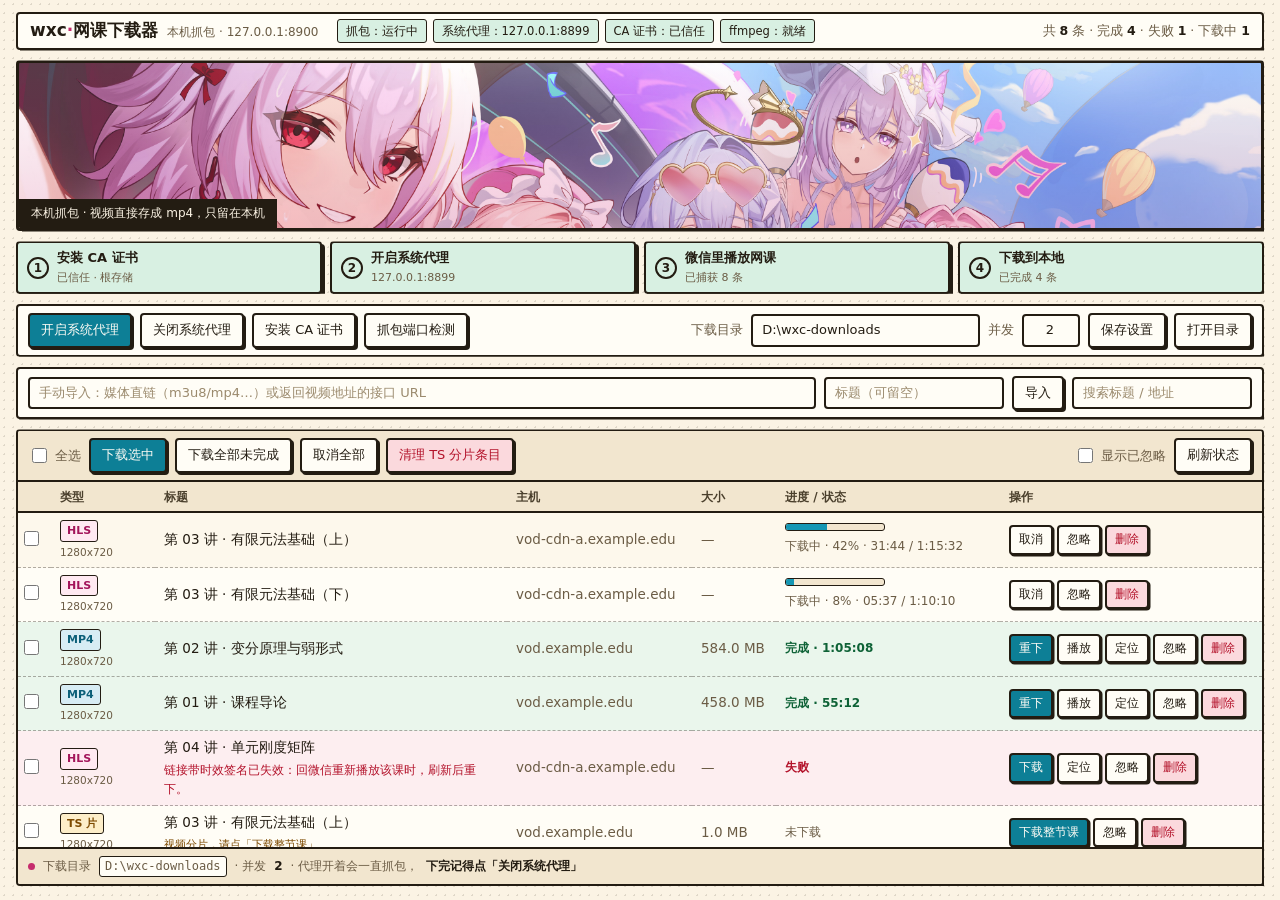
<file: design/changes/arknights-entrance-motion/preview/c1.html>
<!DOCTYPE html>
<html lang="zh-CN" class="c1 entering">
<head>
<meta charset="utf-8">
<meta name="viewport" content="width=device-width, initial-scale=1">
<title>wxc · 网课下载器</title>
<style>
  :root{
    /* 旧变量名保留：页面内 JS 的模板字符串直接引用 var(--warn)/var(--err)，值映射到海报波普色板 */
    --bg:#fbf3e4; --panel:#fffdf6; --line:rgba(35,28,18,.14); --fg:#231c12; --muted:#6b5c45;
    --accent:#0d7f96; --ok:#0e6236; --warn:#7d4a00; --err:#b3122a;
    /* 海报波普追加 */
    --paper:#fbf3e4; --sheet:#fffdf6; --sheet-2:#f2e6cf; --ink:#231c12; --ink-2:#4a3f2c;
    --cyan:#1597b4; --cyan-deep:#0d7f96; --cyan-soft:#d7ecf4; --cyan-ink:#0b5f78;
    --magenta:#c62d6d; --magenta-soft:#ffe9f1; --magenta-ink:#a3145a;
    --ok-bg:#d8f0e2; --warn-bg:#fdeec9; --err-bg:#fbd9dd;
    --row-alt:#fdf8ec; --row-done:#eaf6ec; --row-err:#fdeef0; --row-hover:#eaf4f7;
    --ui:system-ui,-apple-system,"Segoe UI","PingFang SC","Hiragino Sans GB","Microsoft YaHei","Noto Sans CJK SC",sans-serif;
  }
  *{box-sizing:border-box}
  html,body{margin:0}
  body{
    height:100dvh;overflow:hidden;
    background-color:var(--paper);
    background-image:radial-gradient(rgba(35,28,18,.13) 1px,transparent 1px);
    background-size:9px 9px;
    color:var(--ink);font:14px/1.6 var(--ui);letter-spacing:0;line-break:strict;word-break:normal;
  }
  .wrap{max-width:1440px;margin:0 auto;height:100dvh;display:flex;flex-direction:column;gap:10px;padding:12px 16px 14px}

  /* ---------------------------------------------------------------- 顶栏 */
  .topbar{flex:none;display:flex;align-items:center;gap:12px;background:var(--sheet);border:2px solid var(--ink);
       border-radius:4px;padding:5px 12px;box-shadow:4px 4px 0 var(--ink)}
  .brand{display:flex;align-items:baseline;gap:9px;min-width:0}
  .brand b{font-size:17px;line-height:1.25;font-weight:600;white-space:nowrap}
  .brand b em{font-style:normal;color:var(--magenta)}
  .brand small{font-size:12px;color:var(--muted);white-space:nowrap}
  .pills{display:flex;gap:6px;margin-left:6px;flex-wrap:wrap}
  .pill{font-size:11.5px;padding:2px 8px;border:1.5px solid var(--ink);border-radius:3px;background:var(--sheet);white-space:nowrap}
  .pill.ok{background:var(--ok-bg)}
  .pill.bad{background:var(--err-bg)}
  .stats{margin-left:auto;font-size:12.5px;color:var(--muted);white-space:nowrap;font-variant-numeric:tabular-nums}
  .stats b{color:var(--ink);font-weight:600}

  /* ------------------------------------------------------------ 海报条 */
  .poster{position:relative;flex:none;height:clamp(118px,19vh,172px);border:3px solid var(--ink);border-radius:4px;
          overflow:hidden;box-shadow:6px 6px 0 var(--ink);background-color:var(--sheet);
          background-image:url("/art/background");background-position:center top;background-size:cover;background-repeat:no-repeat}
  .poster:after{content:"";position:absolute;inset:0;background:linear-gradient(180deg,rgba(255,253,246,.06),rgba(198,45,109,.20))}
  .poster .cap{position:absolute;left:0;bottom:0;z-index:1;padding:5px 12px;background:var(--ink);color:var(--paper);font-size:12px}

  /* -------------------------------------------------------- 四步号码牌 */
  .steps{flex:none;display:flex;gap:8px;list-style:none;margin:0;padding:0}
  .step{flex:1;min-width:0;display:flex;align-items:center;gap:8px;border:2px solid var(--ink);border-radius:4px;
        background:var(--sheet);padding:5px 9px;box-shadow:3px 3px 0 var(--ink)}
  .step > div{min-width:0;flex:1}
  .step .n{flex:none;width:22px;height:22px;border-radius:99px;border:2px solid var(--ink);display:grid;place-items:center;
           font-size:12px;font-weight:600}
  .step b,.step small{display:block;overflow:hidden;text-overflow:ellipsis;white-space:nowrap}
  .step b{font-size:13px;font-weight:600}
  .step small{font-size:11px;color:var(--muted)}
  .step.done{background:var(--ok-bg)}
  .step.cur{background:var(--magenta-soft);box-shadow:3px 3px 0 var(--magenta)}
  .step.cur .n{background:var(--magenta);border-color:var(--magenta);color:var(--sheet)}

  /* ------------------------------------------------------------ 工具栏 */
  .tools{flex:none;display:flex;align-items:center;gap:8px;flex-wrap:wrap;background:var(--sheet);border:2px solid var(--ink);
         border-radius:4px;padding:7px 10px;box-shadow:3px 3px 0 var(--ink)}
  .grow{flex:1;min-width:0}
  label{font-size:12.5px;color:var(--muted)}
  .ck{display:inline-flex;align-items:center;gap:5px;white-space:nowrap}
  button{font:inherit;font-size:13px;padding:5px 11px;border:2px solid var(--ink);border-radius:4px;background:var(--sheet);
         color:var(--ink);cursor:pointer;box-shadow:2px 2px 0 var(--ink);white-space:nowrap;transition:background-color 120ms ease}
  button:hover{background:var(--sheet-2)}
  button:active{transform:translate(1.5px,1.5px);box-shadow:none}
  button.primary{background:var(--cyan-deep);color:var(--sheet)}
  button.primary:hover{background:#0b6c80}
  button.danger{background:var(--err-bg);color:var(--err)}
  button.danger:hover{background:#f8ccd2}
  button:disabled{opacity:.5;cursor:not-allowed;box-shadow:none}
  input,select{font:inherit;font-size:13px;padding:4px 9px;border:2px solid var(--ink);border-radius:4px;background:var(--sheet);
               color:var(--ink);min-width:0}
  input::placeholder{color:#9b8a6d}
  input[type=checkbox]{width:15px;height:15px;padding:0;border:0;accent-color:var(--cyan-deep)}
  input:focus,select:focus{border-color:var(--cyan-deep);outline:none}
  input:focus-visible,select:focus-visible,button:focus-visible,.t:focus-visible{outline:3px solid var(--cyan-deep);outline-offset:1px}

  /* ------------------------------------------------------------ 表格面板 */
  .panel{flex:1;min-height:0;display:flex;flex-direction:column;background:var(--sheet);border:2px solid var(--ink);
         border-radius:4px;box-shadow:4px 4px 0 var(--ink);overflow:hidden}
  .panel-head{flex:none;display:flex;align-items:center;gap:8px;flex-wrap:wrap;padding:7px 10px;
              border-bottom:2px solid var(--ink);background:var(--sheet-2)}
  .scroll{flex:1;min-height:0;overflow:auto}
  table{width:100%;border-collapse:separate;border-spacing:0;font-size:13.5px}
  th{position:sticky;top:0;z-index:2;text-align:left;font-size:12px;font-weight:600;color:var(--ink-2);padding:6px 9px;
     background:var(--sheet-2);box-shadow:inset 0 -2px 0 var(--ink);white-space:nowrap}
  td{padding:6px 9px;border-bottom:1px dashed rgba(35,28,18,.35);vertical-align:middle}
  tr:nth-child(odd) td{background:var(--row-alt)}
  tr.done td{background:var(--row-done)}
  tr.error td{background:var(--row-err)}
  tr:hover td{background:var(--row-hover)}
  .col-ck{width:26px;padding-left:2px}
  .col-k{width:104px}
  .col-s{width:84px}
  .col-p{width:224px}
  .col-o{width:262px}
  .num{font-variant-numeric:tabular-nums}
  .muted{color:var(--muted)}
  .t{max-width:420px;overflow:hidden;text-overflow:ellipsis;white-space:nowrap;border-radius:3px;cursor:text}
  .t:focus{white-space:normal;outline:3px solid var(--cyan-deep);outline-offset:1px}
  .tag{display:inline-block;font-size:11px;font-weight:600;padding:1px 6px;border:1.5px solid var(--ink);border-radius:3px;
       background:var(--magenta-soft);color:var(--magenta-ink)}
  .tag.mp4{background:var(--cyan-soft);color:var(--cyan-ink)}
  .tag.ts{background:var(--warn-bg);color:var(--warn)}
  .q{display:block;font-size:10.5px;color:var(--muted);margin-top:2px;font-variant-numeric:tabular-nums}
  .bar{height:8px;border:1.5px solid var(--ink);border-radius:3px;background:var(--sheet-2);overflow:hidden;min-width:100px}
  .bar > i{display:block;height:100%;background:var(--cyan);transition:width 240ms linear}
  .spin{flex:none;width:14px;height:14px;border-radius:99px;border:2px solid var(--sheet-2);border-top-color:var(--magenta);
        animation:orbit 900ms linear infinite}
  @keyframes orbit{to{transform:rotate(360deg)}}
  .st-wrap{display:flex;align-items:center;gap:6px;flex-wrap:wrap}
  .st{font-size:12px;color:var(--muted);font-variant-numeric:tabular-nums}
  .st.muted{color:var(--muted)}
  .st.ok{color:var(--ok);font-weight:600}
  .st.err{color:var(--err);font-weight:600}
  .err-text{color:var(--err);font-size:12px;margin-top:2px;max-width:320px;overflow-wrap:anywhere}
  .ops{display:flex;gap:4px;flex-wrap:wrap}
  .ops button{padding:3px 8px;font-size:12px;box-shadow:1.5px 1.5px 0 var(--ink);flex:none}
  .empty{padding:26px 12px;color:var(--muted);text-align:center;
         background-image:radial-gradient(rgba(35,28,18,.13) 1px,transparent 1px);background-size:9px 9px}
  .foot{flex:none;display:flex;align-items:center;gap:8px;flex-wrap:wrap;padding:7px 10px;font-size:12px;color:var(--muted);
        border-top:2px solid var(--ink);background:var(--sheet-2)}
  .foot b{color:var(--ink);font-weight:600}
  .foot code{background:var(--sheet);border:1.5px solid var(--ink);border-radius:3px;padding:0 5px;font-size:12px}
  .dot{flex:none;width:7px;height:7px;border-radius:99px;background:var(--magenta)}

  @media (max-width:1180px){ .host{display:none} }
  @media (max-width:900px){
    .col-s{display:none}
    .poster{height:clamp(96px,16vh,140px)}
  }
  @media (max-width:760px){
    .steps{display:grid;grid-template-columns:1fr 1fr}
    /* 手机宽度：固定高度挤不下，改为整页滚动，表格给固定区间，宁可不滚不可裁切 */
    body{height:auto;overflow:auto}
    .wrap{height:auto}
    .panel{flex:none}
    .scroll{max-height:56vh}
    .topbar{flex-wrap:wrap;gap:6px}
    .pills{margin-left:0}
    .stats{margin-left:0;flex-basis:100%}
  }
  @media (max-width:820px){
    .wrap{padding:8px 10px 10px;gap:8px}
    .brand small{display:none}
    .col-p,.col-o{width:auto}
    table{min-width:860px}
    .ops{flex-wrap:nowrap}
  }
  @media (max-height:640px){ .poster{height:96px} }
  @media (max-height:560px){
    body{height:auto;overflow:auto}
    .wrap{height:auto}
    .panel{flex:none}
    .scroll{max-height:60vh}
  }
  @media (prefers-reduced-motion:reduce){
    button{transition:none}
    .bar > i{transition:none}
    .spin{animation:none;border-top-color:var(--magenta);border-right-color:var(--magenta)}
  }
</style>
<style>
/* ============================================================================
   出场动效 · 共享 HUD 原语（自绘；零外部素材 / 零字体 / 零 CDN）
   风格来源：design-pipeline/references/visual-style-signals.json 的
   `industrial-tactical`（高对比操作层级、结构线、裁切几何、状态遥测）。
   颜色一律复用页面既有变量（--ink/--cyan/--magenta/--paper/--sheet），不新增色板。
   命名纪律：罩内类名一律以 `.gate`（或 `.wipe`）为前缀做限定——页面自己也有 `.bar`，
   不限定就会撞类名（实测过：页面表格进度条被套上入场动画）。
   ========================================================================== */

/* ---------------------------------------------------------------- 出场罩 */
.gate{position:fixed;inset:0;z-index:99;background:var(--ink);color:var(--paper);
      display:grid;place-items:center;overflow:hidden;font-variant-numeric:tabular-nums}

/* 1.5px 发丝框 + 四个 L 形角括（裁切几何，非装饰花边） */
.gate .frame{position:absolute;inset:14px;border:1.5px solid rgba(255,253,246,.30);pointer-events:none}
.gate .corner{position:absolute;width:20px;height:20px;border:2px solid var(--cyan)}
.gate .corner.tl{left:-1px;top:-1px;border-right:0;border-bottom:0}
.gate .corner.tr{right:-1px;top:-1px;border-left:0;border-bottom:0}
.gate .corner.bl{left:-1px;bottom:-1px;border-right:0;border-top:0}
.gate .corner.br{right:-1px;bottom:-1px;border-left:0;border-top:0}

.gate .idline{position:absolute;left:20px;top:16px;font-size:11px;color:rgba(255,253,246,.58)}
.gate .idline b{color:var(--cyan);font-weight:600}
.gate .skiphint{position:absolute;right:20px;bottom:16px;font-size:11px;color:rgba(255,253,246,.45)}

/* ------------------------------------------------------------ 中央字标块 */
.gate .stack{position:relative;display:flex;flex-direction:column;align-items:center;gap:8px;
             width:min(680px,52vw)}
.gate .emblem{display:block;color:var(--cyan);transform-origin:50% 50%}
.gate .word{font-size:17px;font-weight:600;line-height:1.3}
.gate .sub{font-size:11px;color:rgba(255,253,246,.55)}

/* 发丝进度线：宽度约视口一半（对齐实测 560→1365 / 1584 ≈ 51%）。
   用 width/height 显式给尺寸，避开页面 `.bar` 的 1.5px 墨框 + box-sizing:border-box
   （否则内容盒塌成 0，线整条消失——实测过）。 */
.gate .bar{position:relative;width:100%;height:2px;min-width:0;border:0;border-radius:0;
           background:rgba(255,253,246,.16);overflow:visible;margin-top:4px}
.gate .bar i{position:absolute;left:0;top:0;width:100%;height:2px;background:var(--cyan);
             transform-origin:left center;transform:scaleX(0)}

/* 自检行：方块指示 + 中文状态（形状通道，无图标字体） */
.gate .log{list-style:none;margin:4px 0 0;padding:0;width:100%;display:grid;gap:4px}
.gate .log li{display:flex;align-items:center;gap:8px;font-size:11.5px;color:rgba(255,253,246,.74);
              white-space:nowrap}
.gate .log .sq{flex:none;width:7px;height:7px;border:1.5px solid rgba(255,253,246,.45);
               background:transparent}

/* ------------------------------------------------------------ 内容带擦除 */
/* 几何通道：clip-path 由右向左揭开 + 5px 上落；opacity 不参与承载 */
@keyframes bandWipe{
  from{clip-path:inset(0 100% 0 0);transform:translateY(-5px)}
  to{clip-path:inset(0 0 0 0);transform:none}
}

/* ------------------------------------------------------------------ 降级 */
/* 任意输入（键/指针/触摸/滚轮）或入场结束：直接终态，信息量不减 */
html.wxc-skip .gate{display:none !important}
html.wxc-skip .wipe{display:none !important}
html.wxc-skip .frame,
html.wxc-skip .corner,
html.wxc-skip .emblem,
html.wxc-skip .idline,
html.wxc-skip .gate .bar i,
html.wxc-skip .log li,
html.wxc-skip .log .sq,
html.wxc-skip .topbar,
html.wxc-skip .poster,
html.wxc-skip .steps,
html.wxc-skip .step,
html.wxc-skip .step::after,
html.wxc-skip .tools,
html.wxc-skip .panel,
html.wxc-skip tbody tr,
html.wxc-skip .step .n{
  animation:none !important;transform:none !important;clip-path:none !important}

@media (prefers-reduced-motion:reduce){
  .gate,.wipe{display:none !important}
  .frame,.corner,.emblem,.idline,.gate .bar i,.log li,.log .sq,
  .topbar,.poster,.steps,.step,.step::after,.tools,.panel,tbody tr,.step .n,
  .wipe-edge,.wipe-tag,.wipe-id{
    animation:none !important;transform:none !important;clip-path:none !important}
}

/* ============================================================================
   方案 1 · 自检开机（BOOT CHECK）
   中央思想：出场 = 这台本机工具的一次开机自检；四条自检记录逐行打印，
   每打印完一条，页面上对应那条内容带就用硬边擦除揭开；四条打完，墨色罩整块硬切消失。
   时长 1360ms；任意输入任意时刻收敛到终态。
   ========================================================================== */

/* 角括自外向内落位（几何通道：位移 + 极小缩放；opacity 只作伴随） */
html.c1 .corner.tl{animation:c1In 300ms cubic-bezier(.16,1,.3,1) 0ms both}
html.c1 .corner.tr{animation:c1In 300ms cubic-bezier(.16,1,.3,1) 40ms both}
html.c1 .corner.bl{animation:c1In 300ms cubic-bezier(.16,1,.3,1) 80ms both}
html.c1 .corner.br{animation:c1In 300ms cubic-bezier(.16,1,.3,1) 120ms both}
@keyframes c1In{from{transform:translate(-12px,-12px)}to{transform:none}}
html.c1 .corner.tr,
html.c1 .corner.br{animation-name:c1InR}
@keyframes c1InR{from{transform:translate(12px,-12px)}to{transform:none}}
html.c1 .corner.bl{animation-name:c1InB}
@keyframes c1InB{from{transform:translate(-12px,12px)}to{transform:none}}
html.c1 .corner.br{animation-name:c1InBR}
@keyframes c1InBR{from{transform:translate(12px,12px)}to{transform:none}}

html.c1 .frame{animation:c1Frame 300ms cubic-bezier(.16,1,.3,1) both}
@keyframes c1Frame{from{transform:scale(.965)}to{transform:none}}
html.c1 .emblem{animation:c1Mark 340ms cubic-bezier(.16,1,.3,1) 60ms both}
@keyframes c1Mark{from{transform:scale(.88)}to{transform:none}}
html.c1 .idline{animation:bandWipe 260ms cubic-bezier(.16,1,.3,1) 120ms both}

/* 发丝线：实测官方加载线走 S 形（先加速后收），不是匀速。
   必须限定在 .gate 内：页面表格里也有 .bar > i（进度条），否则会撞类名 */
html.c1 .gate .bar i{animation:c1Bar 900ms cubic-bezier(.55,0,.45,1) 300ms both}
@keyframes c1Bar{from{transform:scaleX(0)}to{transform:scaleX(1)}}

/* 四条自检记录：逐行擦出；方块指示在该行末位瞬间点亮（step-end 硬切） */
html.c1 .log li{animation:bandWipe 220ms cubic-bezier(.16,1,.3,1) var(--d) both}
html.c1 .log .sq{animation:c1Sq 1ms calc(var(--d) + 170ms) step-end both}
@keyframes c1Sq{from{background:transparent;border-color:rgba(255,253,246,.45)}
                to{background:var(--cyan);border-color:var(--cyan)}}

/* 四条内容带：与自检行的语义一一对应（证书→顶栏+海报条 / 代理→号码牌 / 抓包→工具栏 / 下载→表格） */
html.c1 .topbar{animation:bandWipe 300ms cubic-bezier(.16,1,.3,1) 560ms both}
html.c1 .poster{animation:bandWipe 300ms cubic-bezier(.16,1,.3,1) 660ms both}
html.c1 .steps {animation:bandWipe 300ms cubic-bezier(.16,1,.3,1) 780ms both}
html.c1 .tools {animation:bandWipe 300ms cubic-bezier(.16,1,.3,1) 900ms both}
html.c1 .tools + .tools{animation-delay:980ms}
html.c1 .panel {animation:bandWipe 300ms cubic-bezier(.16,1,.3,1) 1060ms both}

/* 罩子整块硬切消失：单帧 step-start（值在整个活动区间内即取 to，不受浮点进度影响），无淡出 */
html.c1 .gate{animation:c1Cut 1ms 1360ms step-start both}
@keyframes c1Cut{from{visibility:visible}to{visibility:hidden}}

/* 预览专用：把 /art/background 指向本机素材（产品里由 FastAPI 只读路由提供） */
.poster{background-image:url("/%E8%83%8C%E6%99%AF.jpg")}
</style>
</head>
<body>
<div class="wrap">
<div class="gate" aria-hidden="true">
  <div class="frame">
    <span class="corner tl"></span><span class="corner tr"></span>
    <span class="corner bl"></span><span class="corner br"></span>
  </div>
  <div class="idline">WXC · 本机抓包下载器 <b>127.0.0.1:8900</b></div>
  <div class="skiphint">按任意键跳过</div>
  <div class="stack">
    <svg class="emblem" width="72" height="72" viewBox="0 0 72 72" aria-hidden="true">
      <path d="M4 4h44l20 32-20 32H4z" fill="none" stroke="currentColor" stroke-width="2.5"/>
      <path d="M18 30h20M18 42h14" stroke="currentColor" stroke-width="2.5"/>
      <path d="M46 42l8-12" stroke="currentColor" stroke-width="2.5"/>
    </svg>
    <div class="word">网课下载器</div>
    <div class="sub">本机抓包 · 视频只存本机</div>
    <div class="bar"><i></i></div>
    <ul class="log">
      <li style="--d:340ms"><span class="sq"></span>CA 证书 · 已信任（当前用户根存储）</li>
      <li style="--d:480ms"><span class="sq"></span>系统代理 · 127.0.0.1:8899</li>
      <li style="--d:620ms"><span class="sq"></span>抓包 · 监听中 · 已入库 8 条</li>
      <li style="--d:760ms"><span class="sq"></span>下载引擎 · ffmpeg 就绪 · 完成 4 条</li>
    </ul>
  </div>
</div>


  <header class="topbar">
    <div class="brand"><b>wxc<em>·</em>网课下载器</b><small>本机抓包 · 127.0.0.1:8900</small></div>
    <div class="pills">
      <span id="p-capture" class="pill">抓包：检测中</span>
      <span id="p-proxy" class="pill">系统代理：?</span>
      <span id="p-cert" class="pill">CA 证书：?</span>
      <span id="p-ffmpeg" class="pill">ffmpeg：?</span>
    </div>
    <div class="stats" id="stats">正在读取状态…</div>
  </header>

  <div class="poster"><span class="cap">本机抓包 · 视频直接存成 mp4，只留在本机</span></div>

  <ol class="steps">
    <li class="step" data-step="1"><span class="n">1</span><div><b>安装 CA 证书</b><small>检测中…</small></div></li>
    <li class="step" data-step="2"><span class="n">2</span><div><b>开启系统代理</b><small>检测中…</small></div></li>
    <li class="step" data-step="3"><span class="n">3</span><div><b>微信里播放网课</b><small>检测中…</small></div></li>
    <li class="step" data-step="4"><span class="n">4</span><div><b>下载到本地</b><small>检测中…</small></div></li>
  </ol>

  <div class="tools">
    <button id="btn-proxy-on" class="primary">开启系统代理</button>
    <button id="btn-proxy-off">关闭系统代理</button>
    <button id="btn-cert">安装 CA 证书</button>
    <button id="btn-capture">抓包端口检测</button>
    <span class="grow"></span>
    <label for="out-dir">下载目录</label>
    <input id="out-dir" class="grow" style="max-width:300px">
    <label for="conc">并发</label>
    <input id="conc" type="number" min="1" max="8" style="width:58px;text-align:right">
    <button id="btn-save">保存设置</button>
    <button id="btn-open">打开目录</button>
  </div>

  <div class="tools">
    <input id="manual-url" class="grow" placeholder="手动导入：媒体直链（m3u8/mp4…）或返回视频地址的接口 URL">
    <input id="manual-title" style="width:180px" placeholder="标题（可留空）">
    <button id="btn-manual">导入</button>
    <input id="search" style="width:180px" placeholder="搜索标题 / 地址" aria-label="搜索标题或地址">
  </div>

  <section class="panel">
    <div class="panel-head">
      <label class="ck"><input type="checkbox" id="check-all"> 全选</label>
      <button id="btn-dl-sel" class="primary">下载选中</button>
      <button id="btn-dl-all">下载全部未完成</button>
      <button id="btn-cancel-all">取消全部</button>
      <button id="btn-clean" class="danger">清理 TS 分片条目</button>
      <span class="grow"></span>
      <label class="ck"><input type="checkbox" id="show-ignored"> 显示已忽略</label>
      <button id="btn-refresh">刷新状态</button>
    </div>
    <div class="scroll">
      <table>
        <thead><tr>
          <th class="col-ck"></th><th class="col-k">类型</th><th>标题</th><th class="host">主机</th>
          <th class="col-s">大小</th><th class="col-p">进度 / 状态</th><th class="col-o">操作</th>
        </tr></thead>
        <tbody id="rows"><tr><td colspan="7" class="empty">先在微信里播放网课，或手动导入地址。</td></tr></tbody>
      </table>
    </div>
    <div class="foot">
      <span class="dot"></span>下载目录 <code id="foot-dir">—</code> · 并发 <b id="foot-conc">2</b> ·
      代理开着会一直抓包，<b>下完记得点「关闭系统代理」</b>
    </div>
  </section>

</div>

<script>
/* 概念预览夹具（只用于关键帧渲染，不进产品）
   目的：把 /api/* 换成固定数据，让关键帧显示真实渲染的真实页面（同一份 static/index.html），
   而不是画一张 mood board。产品代码一行不改。 */
(function () {
  const STATUS = {
    capture_running: true,
    proxy: { enabled: true, server: '127.0.0.1:8899' },
    cert: { installed: true, exists: true },
    ffmpeg_ok: true,
    counts: { total: 8, done: 4, error: 1 },
    active_downloads: 1,
    settings: { out_dir: 'D:\\wxc-downloads', concurrency: 2 }
  };
  const mk = (id, kind, title, state, extra) => Object.assign({
    id, kind, title, url: 'https://vod.example.edu/' + id + '/' + (kind === 'hls' ? 'index.m3u8' : 'v.mp4'),
    host: kind === 'hls' ? 'vod-cdn-a.example.edu' : 'vod.example.edu',
    size: 0, state, progress: null, duration: 0, out_time: 0, bytes: 0, total: 0,
    quality: '', file_exists: false, file_name: title + '.mp4', ignored: false, error: '', related_id: null
  }, extra || {});
  const ITEMS = [
    mk(1, 'hls', '第 03 讲 · 有限元法基础（上）', 'running',
       { progress: 0.42, duration: 4532, out_time: 1904, bytes: 322122547, total: 766958446, quality: '1280x720' }),
    mk(2, 'hls', '第 03 讲 · 有限元法基础（下）', 'running',
       { progress: 0.08, duration: 4210, out_time: 337, bytes: 58720256, total: 734003200, quality: '1280x720' }),
    mk(3, 'mp4', '第 02 讲 · 变分原理与弱形式', 'done',
       { size: 612368384, duration: 3908, file_exists: true, quality: '1280x720' }),
    mk(4, 'mp4', '第 01 讲 · 课程导论', 'done',
       { size: 480247808, duration: 3312, file_exists: true, quality: '1280x720' }),
    mk(5, 'hls', '第 04 讲 · 单元刚度矩阵', 'error',
       { progress: 0.31, duration: 4021, out_time: 1246, bytes: 209715200, total: 671088640, quality: '1280x720',
         error: '链接带时效签名已失效：回微信重新播放该课时，刷新后重下。' }),
    mk(6, 'ts', '第 03 讲 · 有限元法基础（上）', 'idle', { quality: '1280x720', related_id: 1, size: 1048576 }),
    mk(7, 'hls', '第 05 讲 · 装配与边界条件', 'queued', { quality: '960x540', size: 0 }),
    mk(8, 'dash', '第 06 讲 · 后处理与误差估计', 'idle', { quality: '1280x720' })
  ];
  const json = (o) => Promise.resolve(new Response(JSON.stringify(o), {
    status: 200, headers: { 'Content-Type': 'application/json' }
  }));
  window.fetch = function (url) {
    const u = String(url && url.url ? url.url : url);
    if (u.indexOf('/api/status') >= 0) return json(STATUS);
    if (u.indexOf('/api/items') >= 0) return json({ items: ITEMS });
    return json({ ok: true });
  };
})();

</script>
<script>
const $ = s => document.querySelector(s);
let items = [], timer = null, busy = false;

async function api(path, opts) {
  const r = await fetch(path, Object.assign({headers: {'Content-Type': 'application/json'}}, opts));
  const t = await r.text();
  let j = null; try { j = t ? JSON.parse(t) : null; } catch (e) { j = {detail: t}; }
  if (!r.ok) throw new Error((j && (j.detail || j.message)) || r.statusText);
  return j;
}
const esc = s => String(s == null ? '' : s).replace(/[&<>"']/g, c => ({'&':'&amp;','<':'&lt;','>':'&gt;','"':'&quot;',"'":'&#39;'}[c]));
const fmtB = n => (!n || n < 0) ? '—' : n < 1024*1024 ? (n/1024).toFixed(0)+' KB' : (n/1048576).toFixed(1)+' MB';
const fmtT = s => { s = Math.round(s||0); const h=Math.floor(s/3600), m=Math.floor(s%3600/60), x=s%60;
  return (h?h+':':'') + String(m).padStart(2,'0') + ':' + String(x).padStart(2,'0'); };
const KIND = {hls:'HLS', mp4:'MP4', ts:'TS 片', audio:'音频', dash:'DASH', flv:'FLV', mkv:'MKV', webm:'WEBM', f4m:'F4M'};
const STATE = {idle:['未下载',''], queued:['排队中',''], running:['下载中',''], done:['完成','ok'],
               error:['失败','err'], canceled:['已取消','']};

/* 四步号码牌：直接吃 /api/status，逐张点亮，当前步给出下一步动作 */
const STEP_HINT = (i, ok, st) => {
  if (i === 0) return ok ? '已信任 · 根存储' : (st.cert.exists ? '已生成 · 待安装' : '未生成');
  if (i === 1) return ok ? st.proxy.server : '关闭';
  if (i === 2) return ok ? `已捕获 ${st.counts.total || 0} 条` : '在微信 PC 端播放几秒';
  return ok ? `已完成 ${st.counts.done || 0} 条` : '勾选条目 → 下载选中';
};
function paintSteps(st) {
  const reached = [!!st.cert.installed, !!st.proxy.enabled, (st.counts.total || 0) > 0, (st.counts.done || 0) > 0];
  const cur = reached.indexOf(false);
  reached.forEach((ok, i) => {
    const el = document.querySelector(`[data-step="${i + 1}"]`);
    if (!el) return;
    el.className = 'step' + (ok ? ' done' : i === cur ? ' cur' : '');
    const small = el.querySelector('small');
    if (small) small.textContent = STEP_HINT(i, ok, st);
    if (!ok && i === cur) el.setAttribute('aria-current', 'step'); else el.removeAttribute('aria-current');
  });
}

function statusCell(it) {
  const [txt, cls] = STATE[it.state] || [it.state, ''];
  let bar = '', extra = '';
  if (it.state === 'running' || it.state === 'queued') {
    if (it.progress != null) {
      bar = `<div class="bar" role="progressbar" aria-valuemin="0" aria-valuemax="100" aria-valuenow="${Math.round(it.progress*100)}"><i style="width:${(it.progress*100).toFixed(1)}%"></i></div>`;
      extra = `${Math.round(it.progress*100)}%` + (it.duration ? ` · ${fmtT(it.out_time)} / ${fmtT(it.duration)}`
        : (it.total > 0 ? ` · ${fmtB(it.bytes)} / ${fmtB(it.total)}` : ''));
    } else if (it.state === 'running') {
      bar = '<div class="spin" aria-hidden="true"></div>';
      extra = it.total > 0 ? `${fmtB(it.bytes)} / ${fmtB(it.total)}` : fmtB(it.bytes);
    }
  } else if (it.state === 'done') {
    extra = it.duration ? fmtT(it.duration) : fmtB(it.bytes);
  }
  return `<div class="st-wrap">${bar}<div class="st ${cls}">${esc(txt)}${extra ? ' · ' + esc(extra) : ''}</div></div>`;
}

function opsCell(it) {
  const o = [];
  if (it.state === 'running' || it.state === 'queued') o.push(`<button data-act="cancel" data-id="${it.id}">取消</button>`);
  else if (it.kind === 'ts' && it.related_id) o.push(`<button data-act="download" data-id="${it.related_id}" class="primary">下载整节课</button>`);
  else o.push(`<button data-act="download" data-id="${it.id}" class="primary">${it.state==='done'?'重下':'下载'}</button>`);
  if (it.file_exists) o.push(`<button data-act="play" data-id="${it.id}" data-name="${esc(it.file_name)}">播放</button>`);
  if (it.state === 'done' || it.state === 'error') o.push(`<button data-act="reveal" data-id="${it.id}">定位</button>`);
  o.push(`<button data-act="ignore" data-id="${it.id}">${it.ignored?'取消忽略':'忽略'}</button>`);
  o.push(`<button data-act="del" data-id="${it.id}" class="danger">删除</button>`);
  return `<div class="ops">${o.join('')}</div>`;
}

function render() {
  const q = $('#search').value.trim().toLowerCase();
  const showIgnored = $('#show-ignored').checked;
  const list = items.filter(it => (showIgnored || !it.ignored) &&
    (!q || (it.title + ' ' + it.url).toLowerCase().includes(q)));
  if (!list.length) {
    $('#rows').innerHTML = `<tr><td colspan="7" class="empty">暂无记录。先在微信里播放网课，或手动导入地址。</td></tr>`;
    return;
  }
  $('#rows').innerHTML = list.map(it => {
    const t = it.title || '(未命名)';
    return `
    <tr class="${it.state==='done'?'done':it.state==='error'?'error':''}">
      <td class="col-ck"><input type="checkbox" class="pick" data-id="${it.id}" aria-label="选择：${esc(t)}"></td>
      <td class="col-k"><span class="tag ${esc(it.kind)}">${esc(KIND[it.kind]||it.kind)}</span>${it.quality ? `<span class="q">${esc(it.quality)}</span>` : ''}</td>
      <td><div class="t" data-title="${esc(t)}" contenteditable="true" spellcheck="false" title="${esc(t)} — ${esc(it.url)}">${esc(t)}</div>
          ${it.kind === 'ts' && it.related_id ? '<div class="q" style="color:var(--warn)">视频分片，请点「下载整节课」</div>' : ''}
          ${it.error ? `<div class="err-text">${esc(it.error)}</div>` : ''}</td>
      <td class="host muted">${esc(it.host)}</td>
      <td class="col-s num muted">${fmtB(it.size)}</td>
      <td class="col-p">${statusCell(it)}</td>
      <td class="col-o">${opsCell(it)}</td>
    </tr>`;
  }).join('');
}

async function refresh() {
  if (busy) return;
  busy = true;
  try {
    const [st, its] = await Promise.all([api('/api/status'), api('/api/items')]);
    items = its.items;
    render();
    $('#stats').innerHTML = `共 <b>${st.counts.total||0}</b> 条 · 完成 <b>${st.counts.done||0}</b> · 失败 <b>${st.counts.error||0}</b> · 下载中 <b>${st.active_downloads}</b>`;
    const set = (id, ok, txt) => { const e = $(id); e.textContent = txt; e.className = 'pill ' + (ok ? 'ok' : 'bad'); };
    set('#p-capture', st.capture_running, '抓包：' + (st.capture_running ? '运行中' : '未运行'));
    set('#p-proxy', st.proxy.enabled, '系统代理：' + (st.proxy.enabled ? st.proxy.server : '关闭'));
    set('#p-cert', st.cert.installed, 'CA 证书：' + (st.cert.installed ? '已信任' : (st.cert.exists ? '未安装' : '未生成')));
    set('#p-ffmpeg', st.ffmpeg_ok, 'ffmpeg：' + (st.ffmpeg_ok ? '就绪' : '缺失'));
    paintSteps(st);
    $('#foot-dir').textContent = st.settings.out_dir;
    $('#foot-conc').textContent = st.settings.concurrency;
    if (document.activeElement !== $('#out-dir')) $('#out-dir').value = st.settings.out_dir;
    if (document.activeElement !== $('#conc')) $('#conc').value = st.settings.concurrency;
  } catch (e) {
    $('#stats').textContent = '接口异常：' + e.message;
  } finally { busy = false; }
}

async function act(fn) { try { await fn(); } catch (e) { alert(e.message); } await refresh(); }

document.addEventListener('click', e => {
  const b = e.target.closest('button[data-act]');
  if (!b) return;
  const id = +b.dataset.id, act_ = b.dataset.act;
  if (act_ === 'download') act(() => api('/api/download', {method:'POST', body: JSON.stringify({ids:[id]})}));
  else if (act_ === 'cancel') act(() => api(`/api/items/${id}/cancel`, {method:'POST'}));
  else if (act_ === 'ignore') {
    const it = items.find(x => x.id === id);
    act(() => api(`/api/items/${id}`, {method:'PATCH', body: JSON.stringify({ignored: !it.ignored})}));
  }
  else if (act_ === 'del') act(() => api(`/api/items/${id}`, {method:'DELETE'}));
  else if (act_ === 'reveal') act(() => api(`/api/reveal?item_id=${id}`));
  else if (act_ === 'play') window.open('/files/' + encodeURIComponent(b.dataset.name), '_blank');
});

document.addEventListener('keydown', e => {
  const t = e.target;
  if (!t.classList || !t.classList.contains('t')) return;
  if (e.key === 'Enter') { e.preventDefault(); t.blur(); }
  else if (e.key === 'Escape') { t.textContent = t.dataset.title || ''; t.blur(); }
});
document.addEventListener('blur', e => {
  if (!e.target.classList || !e.target.classList.contains('t')) return;
  const tr = e.target.closest('tr'), id = +tr.querySelector('.pick').dataset.id;
  const val = e.target.textContent.trim();
  const it = items.find(x => x.id === id);
  if (it && val !== it.title) act(() => api(`/api/items/${id}`, {method:'PATCH', body: JSON.stringify({title: val})}));
}, true);

$('#btn-proxy-on').onclick = () => act(() => api('/api/proxy', {method:'POST', body: JSON.stringify({enable:true})}));
$('#btn-proxy-off').onclick = () => act(() => api('/api/proxy', {method:'POST', body: JSON.stringify({enable:false})}));
$('#btn-cert').onclick = () => act(async () => { const r = await api('/api/cert/install', {method:'POST'}); alert(r.message); });
$('#btn-capture').onclick = () => refresh();
$('#btn-save').onclick = () => act(() => api('/api/settings', {method:'POST', body: JSON.stringify({
  out_dir: $('#out-dir').value.trim(), concurrency: +$('#conc').value })}));
$('#btn-open').onclick = () => act(() => api('/api/reveal'));
$('#btn-refresh').onclick = () => refresh();
$('#search').oninput = render;
$('#show-ignored').onchange = render;
$('#check-all').onchange = e => document.querySelectorAll('.pick').forEach(c => c.checked = e.target.checked);
$('#btn-dl-sel').onclick = () => {
  const ids = [...document.querySelectorAll('.pick:checked')].map(c => +c.dataset.id);
  if (!ids.length) return alert('先勾选条目');
  act(() => api('/api/download', {method:'POST', body: JSON.stringify({ids})}));
};
$('#btn-dl-all').onclick = () => act(() => api('/api/download', {method:'POST', body: JSON.stringify({})}));
$('#btn-cancel-all').onclick = () => act(() => api('/api/cancel_all', {method:'POST'}));
$('#btn-clean').onclick = () => {
  if (!confirm('把列表里所有「TS 片」条目删掉？它们只是视频分片，真正要下的是 HLS 条目。')) return;
  act(async () => {
    const r = await api('/api/cleanup/segments?mode=delete', {method:'POST'});
    alert(`已清理 ${r.affected} 条分片条目`);
  });
};
$('#btn-manual').onclick = () => act(async () => {
  const url = $('#manual-url').value.trim();
  if (!url) throw new Error('请填写地址');
  await api('/api/manual', {method:'POST', body: JSON.stringify({url, title: $('#manual-title').value.trim()})});
  $('#manual-url').value = ''; $('#manual-title').value = '';
});

refresh();
timer = setInterval(refresh, 1500);
</script>

<script>
/* 入场收尾 + 关键帧钩子。
   任意输入立即收敛到终态；否则到入场时长后也摘掉 `entering`——
   摘掉的原因见 c3.css 顶部：页面每 1500ms 重写 #rows，挂在 tbody tr 上的入场动画会被轮询反复重启。 */
(function () {
  var html = document.documentElement;
  var t = new URLSearchParams(location.search).get('t');
  var done = false;
  function settle(user) {
    if (done) return;
    done = true;
    html.classList.remove('entering');
    /* 只有用户打断时才用 wxc-skip 把整页直接压到终态；
       自然播完时各动画自己的 fill 已到终态，不额外冻结页面上其它 CSS。 */
    if (user) html.classList.add('wxc-skip');
  }
  if (t == null) {
    ['keydown', 'pointerdown', 'touchstart', 'wheel'].forEach(function (k) {
      addEventListener(k, function () { settle(true); }, { passive: true });
    });
    setTimeout(function () { settle(false); }, 1360);
  } else {
    setTimeout(function () {
      document.getAnimations().forEach(function (a) { a.pause(); a.currentTime = Number(t); });
      html.setAttribute('data-frozen', t);
    }, 120);
  }
})();
</script>
</body>

</html>
</file>
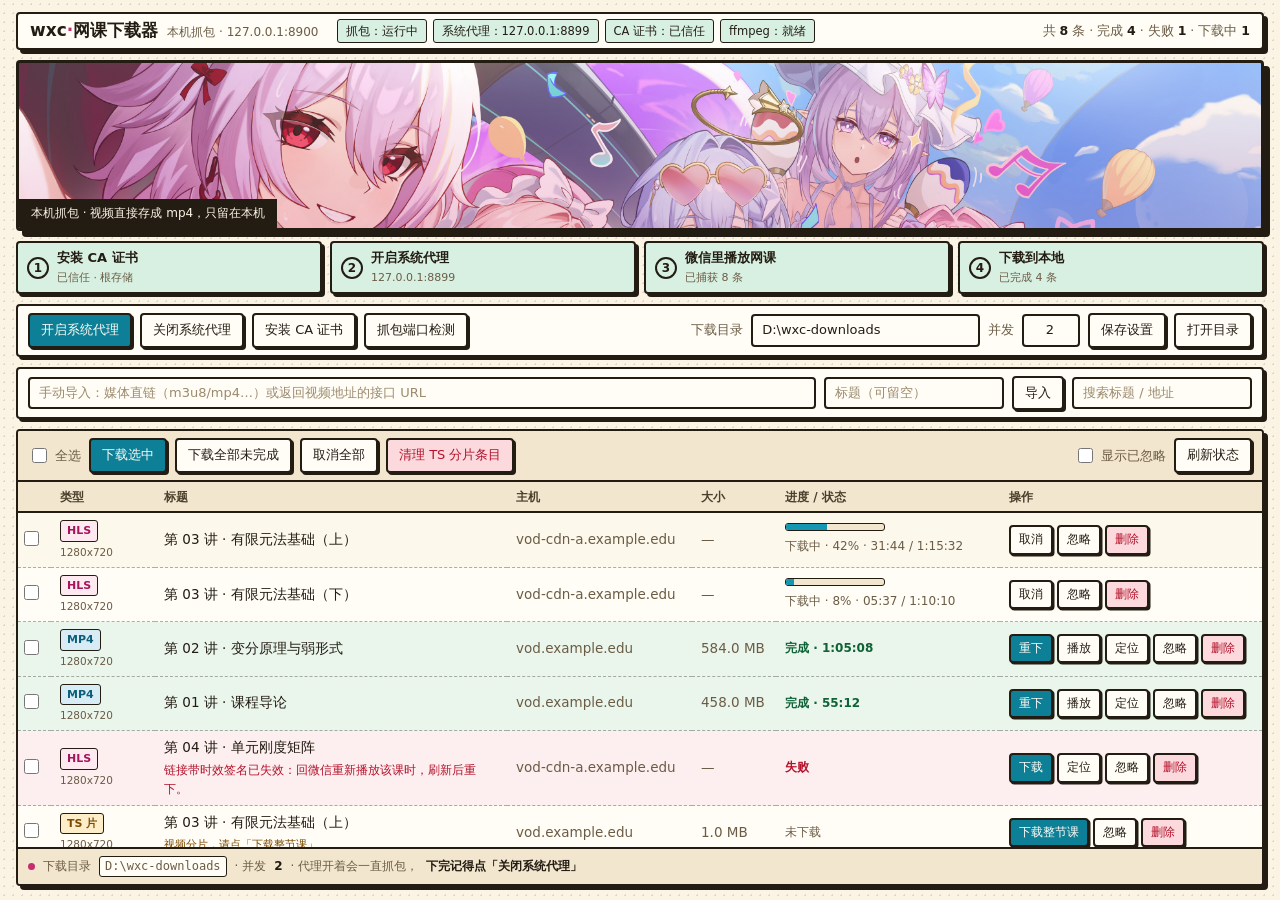
<file: design/changes/arknights-entrance-motion/preview/c2.html>
<!DOCTYPE html>
<html lang="zh-CN" class="c2 entering">
<head>
<meta charset="utf-8">
<meta name="viewport" content="width=device-width, initial-scale=1">
<title>wxc · 网课下载器</title>
<style>
  :root{
    /* 旧变量名保留：页面内 JS 的模板字符串直接引用 var(--warn)/var(--err)，值映射到海报波普色板 */
    --bg:#fbf3e4; --panel:#fffdf6; --line:rgba(35,28,18,.14); --fg:#231c12; --muted:#6b5c45;
    --accent:#0d7f96; --ok:#0e6236; --warn:#7d4a00; --err:#b3122a;
    /* 海报波普追加 */
    --paper:#fbf3e4; --sheet:#fffdf6; --sheet-2:#f2e6cf; --ink:#231c12; --ink-2:#4a3f2c;
    --cyan:#1597b4; --cyan-deep:#0d7f96; --cyan-soft:#d7ecf4; --cyan-ink:#0b5f78;
    --magenta:#c62d6d; --magenta-soft:#ffe9f1; --magenta-ink:#a3145a;
    --ok-bg:#d8f0e2; --warn-bg:#fdeec9; --err-bg:#fbd9dd;
    --row-alt:#fdf8ec; --row-done:#eaf6ec; --row-err:#fdeef0; --row-hover:#eaf4f7;
    --ui:system-ui,-apple-system,"Segoe UI","PingFang SC","Hiragino Sans GB","Microsoft YaHei","Noto Sans CJK SC",sans-serif;
  }
  *{box-sizing:border-box}
  html,body{margin:0}
  body{
    height:100dvh;overflow:hidden;
    background-color:var(--paper);
    background-image:radial-gradient(rgba(35,28,18,.13) 1px,transparent 1px);
    background-size:9px 9px;
    color:var(--ink);font:14px/1.6 var(--ui);letter-spacing:0;line-break:strict;word-break:normal;
  }
  .wrap{max-width:1440px;margin:0 auto;height:100dvh;display:flex;flex-direction:column;gap:10px;padding:12px 16px 14px}

  /* ---------------------------------------------------------------- 顶栏 */
  .topbar{flex:none;display:flex;align-items:center;gap:12px;background:var(--sheet);border:2px solid var(--ink);
       border-radius:4px;padding:5px 12px;box-shadow:4px 4px 0 var(--ink)}
  .brand{display:flex;align-items:baseline;gap:9px;min-width:0}
  .brand b{font-size:17px;line-height:1.25;font-weight:600;white-space:nowrap}
  .brand b em{font-style:normal;color:var(--magenta)}
  .brand small{font-size:12px;color:var(--muted);white-space:nowrap}
  .pills{display:flex;gap:6px;margin-left:6px;flex-wrap:wrap}
  .pill{font-size:11.5px;padding:2px 8px;border:1.5px solid var(--ink);border-radius:3px;background:var(--sheet);white-space:nowrap}
  .pill.ok{background:var(--ok-bg)}
  .pill.bad{background:var(--err-bg)}
  .stats{margin-left:auto;font-size:12.5px;color:var(--muted);white-space:nowrap;font-variant-numeric:tabular-nums}
  .stats b{color:var(--ink);font-weight:600}

  /* ------------------------------------------------------------ 海报条 */
  .poster{position:relative;flex:none;height:clamp(118px,19vh,172px);border:3px solid var(--ink);border-radius:4px;
          overflow:hidden;box-shadow:6px 6px 0 var(--ink);background-color:var(--sheet);
          background-image:url("/art/background");background-position:center top;background-size:cover;background-repeat:no-repeat}
  .poster:after{content:"";position:absolute;inset:0;background:linear-gradient(180deg,rgba(255,253,246,.06),rgba(198,45,109,.20))}
  .poster .cap{position:absolute;left:0;bottom:0;z-index:1;padding:5px 12px;background:var(--ink);color:var(--paper);font-size:12px}

  /* -------------------------------------------------------- 四步号码牌 */
  .steps{flex:none;display:flex;gap:8px;list-style:none;margin:0;padding:0}
  .step{flex:1;min-width:0;display:flex;align-items:center;gap:8px;border:2px solid var(--ink);border-radius:4px;
        background:var(--sheet);padding:5px 9px;box-shadow:3px 3px 0 var(--ink)}
  .step > div{min-width:0;flex:1}
  .step .n{flex:none;width:22px;height:22px;border-radius:99px;border:2px solid var(--ink);display:grid;place-items:center;
           font-size:12px;font-weight:600}
  .step b,.step small{display:block;overflow:hidden;text-overflow:ellipsis;white-space:nowrap}
  .step b{font-size:13px;font-weight:600}
  .step small{font-size:11px;color:var(--muted)}
  .step.done{background:var(--ok-bg)}
  .step.cur{background:var(--magenta-soft);box-shadow:3px 3px 0 var(--magenta)}
  .step.cur .n{background:var(--magenta);border-color:var(--magenta);color:var(--sheet)}

  /* ------------------------------------------------------------ 工具栏 */
  .tools{flex:none;display:flex;align-items:center;gap:8px;flex-wrap:wrap;background:var(--sheet);border:2px solid var(--ink);
         border-radius:4px;padding:7px 10px;box-shadow:3px 3px 0 var(--ink)}
  .grow{flex:1;min-width:0}
  label{font-size:12.5px;color:var(--muted)}
  .ck{display:inline-flex;align-items:center;gap:5px;white-space:nowrap}
  button{font:inherit;font-size:13px;padding:5px 11px;border:2px solid var(--ink);border-radius:4px;background:var(--sheet);
         color:var(--ink);cursor:pointer;box-shadow:2px 2px 0 var(--ink);white-space:nowrap;transition:background-color 120ms ease}
  button:hover{background:var(--sheet-2)}
  button:active{transform:translate(1.5px,1.5px);box-shadow:none}
  button.primary{background:var(--cyan-deep);color:var(--sheet)}
  button.primary:hover{background:#0b6c80}
  button.danger{background:var(--err-bg);color:var(--err)}
  button.danger:hover{background:#f8ccd2}
  button:disabled{opacity:.5;cursor:not-allowed;box-shadow:none}
  input,select{font:inherit;font-size:13px;padding:4px 9px;border:2px solid var(--ink);border-radius:4px;background:var(--sheet);
               color:var(--ink);min-width:0}
  input::placeholder{color:#9b8a6d}
  input[type=checkbox]{width:15px;height:15px;padding:0;border:0;accent-color:var(--cyan-deep)}
  input:focus,select:focus{border-color:var(--cyan-deep);outline:none}
  input:focus-visible,select:focus-visible,button:focus-visible,.t:focus-visible{outline:3px solid var(--cyan-deep);outline-offset:1px}

  /* ------------------------------------------------------------ 表格面板 */
  .panel{flex:1;min-height:0;display:flex;flex-direction:column;background:var(--sheet);border:2px solid var(--ink);
         border-radius:4px;box-shadow:4px 4px 0 var(--ink);overflow:hidden}
  .panel-head{flex:none;display:flex;align-items:center;gap:8px;flex-wrap:wrap;padding:7px 10px;
              border-bottom:2px solid var(--ink);background:var(--sheet-2)}
  .scroll{flex:1;min-height:0;overflow:auto}
  table{width:100%;border-collapse:separate;border-spacing:0;font-size:13.5px}
  th{position:sticky;top:0;z-index:2;text-align:left;font-size:12px;font-weight:600;color:var(--ink-2);padding:6px 9px;
     background:var(--sheet-2);box-shadow:inset 0 -2px 0 var(--ink);white-space:nowrap}
  td{padding:6px 9px;border-bottom:1px dashed rgba(35,28,18,.35);vertical-align:middle}
  tr:nth-child(odd) td{background:var(--row-alt)}
  tr.done td{background:var(--row-done)}
  tr.error td{background:var(--row-err)}
  tr:hover td{background:var(--row-hover)}
  .col-ck{width:26px;padding-left:2px}
  .col-k{width:104px}
  .col-s{width:84px}
  .col-p{width:224px}
  .col-o{width:262px}
  .num{font-variant-numeric:tabular-nums}
  .muted{color:var(--muted)}
  .t{max-width:420px;overflow:hidden;text-overflow:ellipsis;white-space:nowrap;border-radius:3px;cursor:text}
  .t:focus{white-space:normal;outline:3px solid var(--cyan-deep);outline-offset:1px}
  .tag{display:inline-block;font-size:11px;font-weight:600;padding:1px 6px;border:1.5px solid var(--ink);border-radius:3px;
       background:var(--magenta-soft);color:var(--magenta-ink)}
  .tag.mp4{background:var(--cyan-soft);color:var(--cyan-ink)}
  .tag.ts{background:var(--warn-bg);color:var(--warn)}
  .q{display:block;font-size:10.5px;color:var(--muted);margin-top:2px;font-variant-numeric:tabular-nums}
  .bar{height:8px;border:1.5px solid var(--ink);border-radius:3px;background:var(--sheet-2);overflow:hidden;min-width:100px}
  .bar > i{display:block;height:100%;background:var(--cyan);transition:width 240ms linear}
  .spin{flex:none;width:14px;height:14px;border-radius:99px;border:2px solid var(--sheet-2);border-top-color:var(--magenta);
        animation:orbit 900ms linear infinite}
  @keyframes orbit{to{transform:rotate(360deg)}}
  .st-wrap{display:flex;align-items:center;gap:6px;flex-wrap:wrap}
  .st{font-size:12px;color:var(--muted);font-variant-numeric:tabular-nums}
  .st.muted{color:var(--muted)}
  .st.ok{color:var(--ok);font-weight:600}
  .st.err{color:var(--err);font-weight:600}
  .err-text{color:var(--err);font-size:12px;margin-top:2px;max-width:320px;overflow-wrap:anywhere}
  .ops{display:flex;gap:4px;flex-wrap:wrap}
  .ops button{padding:3px 8px;font-size:12px;box-shadow:1.5px 1.5px 0 var(--ink);flex:none}
  .empty{padding:26px 12px;color:var(--muted);text-align:center;
         background-image:radial-gradient(rgba(35,28,18,.13) 1px,transparent 1px);background-size:9px 9px}
  .foot{flex:none;display:flex;align-items:center;gap:8px;flex-wrap:wrap;padding:7px 10px;font-size:12px;color:var(--muted);
        border-top:2px solid var(--ink);background:var(--sheet-2)}
  .foot b{color:var(--ink);font-weight:600}
  .foot code{background:var(--sheet);border:1.5px solid var(--ink);border-radius:3px;padding:0 5px;font-size:12px}
  .dot{flex:none;width:7px;height:7px;border-radius:99px;background:var(--magenta)}

  @media (max-width:1180px){ .host{display:none} }
  @media (max-width:900px){
    .col-s{display:none}
    .poster{height:clamp(96px,16vh,140px)}
  }
  @media (max-width:760px){
    .steps{display:grid;grid-template-columns:1fr 1fr}
    /* 手机宽度：固定高度挤不下，改为整页滚动，表格给固定区间，宁可不滚不可裁切 */
    body{height:auto;overflow:auto}
    .wrap{height:auto}
    .panel{flex:none}
    .scroll{max-height:56vh}
    .topbar{flex-wrap:wrap;gap:6px}
    .pills{margin-left:0}
    .stats{margin-left:0;flex-basis:100%}
  }
  @media (max-width:820px){
    .wrap{padding:8px 10px 10px;gap:8px}
    .brand small{display:none}
    .col-p,.col-o{width:auto}
    table{min-width:860px}
    .ops{flex-wrap:nowrap}
  }
  @media (max-height:640px){ .poster{height:96px} }
  @media (max-height:560px){
    body{height:auto;overflow:auto}
    .wrap{height:auto}
    .panel{flex:none}
    .scroll{max-height:60vh}
  }
  @media (prefers-reduced-motion:reduce){
    button{transition:none}
    .bar > i{transition:none}
    .spin{animation:none;border-top-color:var(--magenta);border-right-color:var(--magenta)}
  }
</style>
<style>
/* ============================================================================
   出场动效 · 共享 HUD 原语（自绘；零外部素材 / 零字体 / 零 CDN）
   风格来源：design-pipeline/references/visual-style-signals.json 的
   `industrial-tactical`（高对比操作层级、结构线、裁切几何、状态遥测）。
   颜色一律复用页面既有变量（--ink/--cyan/--magenta/--paper/--sheet），不新增色板。
   命名纪律：罩内类名一律以 `.gate`（或 `.wipe`）为前缀做限定——页面自己也有 `.bar`，
   不限定就会撞类名（实测过：页面表格进度条被套上入场动画）。
   ========================================================================== */

/* ---------------------------------------------------------------- 出场罩 */
.gate{position:fixed;inset:0;z-index:99;background:var(--ink);color:var(--paper);
      display:grid;place-items:center;overflow:hidden;font-variant-numeric:tabular-nums}

/* 1.5px 发丝框 + 四个 L 形角括（裁切几何，非装饰花边） */
.gate .frame{position:absolute;inset:14px;border:1.5px solid rgba(255,253,246,.30);pointer-events:none}
.gate .corner{position:absolute;width:20px;height:20px;border:2px solid var(--cyan)}
.gate .corner.tl{left:-1px;top:-1px;border-right:0;border-bottom:0}
.gate .corner.tr{right:-1px;top:-1px;border-left:0;border-bottom:0}
.gate .corner.bl{left:-1px;bottom:-1px;border-right:0;border-top:0}
.gate .corner.br{right:-1px;bottom:-1px;border-left:0;border-top:0}

.gate .idline{position:absolute;left:20px;top:16px;font-size:11px;color:rgba(255,253,246,.58)}
.gate .idline b{color:var(--cyan);font-weight:600}
.gate .skiphint{position:absolute;right:20px;bottom:16px;font-size:11px;color:rgba(255,253,246,.45)}

/* ------------------------------------------------------------ 中央字标块 */
.gate .stack{position:relative;display:flex;flex-direction:column;align-items:center;gap:8px;
             width:min(680px,52vw)}
.gate .emblem{display:block;color:var(--cyan);transform-origin:50% 50%}
.gate .word{font-size:17px;font-weight:600;line-height:1.3}
.gate .sub{font-size:11px;color:rgba(255,253,246,.55)}

/* 发丝进度线：宽度约视口一半（对齐实测 560→1365 / 1584 ≈ 51%）。
   用 width/height 显式给尺寸，避开页面 `.bar` 的 1.5px 墨框 + box-sizing:border-box
   （否则内容盒塌成 0，线整条消失——实测过）。 */
.gate .bar{position:relative;width:100%;height:2px;min-width:0;border:0;border-radius:0;
           background:rgba(255,253,246,.16);overflow:visible;margin-top:4px}
.gate .bar i{position:absolute;left:0;top:0;width:100%;height:2px;background:var(--cyan);
             transform-origin:left center;transform:scaleX(0)}

/* 自检行：方块指示 + 中文状态（形状通道，无图标字体） */
.gate .log{list-style:none;margin:4px 0 0;padding:0;width:100%;display:grid;gap:4px}
.gate .log li{display:flex;align-items:center;gap:8px;font-size:11.5px;color:rgba(255,253,246,.74);
              white-space:nowrap}
.gate .log .sq{flex:none;width:7px;height:7px;border:1.5px solid rgba(255,253,246,.45);
               background:transparent}

/* ------------------------------------------------------------ 内容带擦除 */
/* 几何通道：clip-path 由右向左揭开 + 5px 上落；opacity 不参与承载 */
@keyframes bandWipe{
  from{clip-path:inset(0 100% 0 0);transform:translateY(-5px)}
  to{clip-path:inset(0 0 0 0);transform:none}
}

/* ------------------------------------------------------------------ 降级 */
/* 任意输入（键/指针/触摸/滚轮）或入场结束：直接终态，信息量不减 */
html.wxc-skip .gate{display:none !important}
html.wxc-skip .wipe{display:none !important}
html.wxc-skip .frame,
html.wxc-skip .corner,
html.wxc-skip .emblem,
html.wxc-skip .idline,
html.wxc-skip .gate .bar i,
html.wxc-skip .log li,
html.wxc-skip .log .sq,
html.wxc-skip .topbar,
html.wxc-skip .poster,
html.wxc-skip .steps,
html.wxc-skip .step,
html.wxc-skip .step::after,
html.wxc-skip .tools,
html.wxc-skip .panel,
html.wxc-skip tbody tr,
html.wxc-skip .step .n{
  animation:none !important;transform:none !important;clip-path:none !important}

@media (prefers-reduced-motion:reduce){
  .gate,.wipe{display:none !important}
  .frame,.corner,.emblem,.idline,.gate .bar i,.log li,.log .sq,
  .topbar,.poster,.steps,.step,.step::after,.tools,.panel,tbody tr,.step .n,
  .wipe-edge,.wipe-tag,.wipe-id{
    animation:none !important;transform:none !important;clip-path:none !important}
}

/* ============================================================================
   方案 2 · 信号色块擦除（SIGNAL WIPE）
   中央思想：出场 = 一块洋红印版从整页上被"拉走"。页面从第 0 帧就已是终态排版，
   没有任何逐元素入场；印版左缘是一条 30° 硬斜边（裁切几何），它扫过即揭页。
   实测参照：Endfield 官网同族色块扫过 1584px 用时 ≈0.95s，前缘先加速后收。
   时长 1150ms（扫 950ms + 四张阶段牌盖章 200ms）。
   ========================================================================== */

html.c2 .wipe{position:fixed;inset:0;z-index:99;overflow:hidden;background:var(--magenta);
  color:var(--sheet);
  /* 左缘（揭页边）30° 斜切；右缘留在视口外 */
  clip-path:polygon(46px 0,100% 0,100% 100%,0 100%);
  animation:c2Sweep 950ms cubic-bezier(.62,.02,.16,1) both,
            c2Off 1ms 950ms step-start forwards;
  will-change:transform}
@keyframes c2Sweep{from{transform:translateX(0)}to{transform:translateX(100%)}}
/* 扫完后连层一起撤掉（避免留一个合成层），段内即取 to */
@keyframes c2Off{from{visibility:hidden}to{visibility:hidden}}

/* 随版移动的 1px 墨线（印刷规矩线），与斜切边平行 */
html.c2 .wipe-edge{position:absolute;left:0;top:-6%;bottom:-6%;width:2px;background:var(--ink);
  transform:rotate(2.9deg);transform-origin:0 50%}
/* 自绘角标块：4 道 30° 发丝线 + ID（纯几何，无图形素材） */
html.c2 .wipe-tag{position:absolute;left:74px;bottom:46px;display:flex;align-items:flex-end;gap:14px;
  color:var(--ink);font-size:12px}
html.c2 .wipe-tag b{font-size:15px;font-weight:600}
html.c2 .wipe-tag .hash{display:block;width:120px;height:34px;
  background-image:repeating-linear-gradient(60deg,var(--ink) 0 2px,transparent 2px 9px)}
html.c2 .wipe-id{position:absolute;left:74px;top:46px;font-size:11px;color:rgba(255,253,246,.8)}
html.c2 .wipe-id b{color:var(--ink);font-weight:600}

/* 印版退场后，四张阶段牌依次"盖章"：徽号 220ms 实心化再交还给状态色 */
html.c2 .step .n{animation:c2Stamp 220ms linear calc(900ms + var(--i) * 70ms) both,
                           c2StampOff 1ms step-end calc(1120ms + var(--i) * 70ms) forwards}
html.c2 .step:nth-child(1){--i:0}
html.c2 .step:nth-child(2){--i:1}
html.c2 .step:nth-child(3){--i:2}
html.c2 .step:nth-child(4){--i:3}
@keyframes c2Stamp{
  from{background:var(--magenta);border-color:var(--magenta);color:var(--sheet);
       transform:scale(1.14)}
  to{background:var(--magenta);border-color:var(--magenta);color:var(--sheet);transform:scale(1)}}
@keyframes c2StampOff{
  from{background:transparent;border-color:var(--ink);color:var(--ink)}
  to{background:transparent;border-color:var(--ink);color:var(--ink)}}

/* 预览专用：把 /art/background 指向本机素材（产品里由 FastAPI 只读路由提供） */
.poster{background-image:url("/%E8%83%8C%E6%99%AF.jpg")}
</style>
</head>
<body>
<div class="wrap">
<div class="wipe" aria-hidden="true">
  <div class="wipe-edge"></div>
  <div class="wipe-id">WXC://REVEAL <b>8900</b></div>
  <div class="wipe-tag">
    <span class="hash"></span>
    <span><b>本机抓包下载器</b><br>印版退场 · 页面即终态</span>
  </div>
</div>


  <header class="topbar">
    <div class="brand"><b>wxc<em>·</em>网课下载器</b><small>本机抓包 · 127.0.0.1:8900</small></div>
    <div class="pills">
      <span id="p-capture" class="pill">抓包：检测中</span>
      <span id="p-proxy" class="pill">系统代理：?</span>
      <span id="p-cert" class="pill">CA 证书：?</span>
      <span id="p-ffmpeg" class="pill">ffmpeg：?</span>
    </div>
    <div class="stats" id="stats">正在读取状态…</div>
  </header>

  <div class="poster"><span class="cap">本机抓包 · 视频直接存成 mp4，只留在本机</span></div>

  <ol class="steps">
    <li class="step" data-step="1"><span class="n">1</span><div><b>安装 CA 证书</b><small>检测中…</small></div></li>
    <li class="step" data-step="2"><span class="n">2</span><div><b>开启系统代理</b><small>检测中…</small></div></li>
    <li class="step" data-step="3"><span class="n">3</span><div><b>微信里播放网课</b><small>检测中…</small></div></li>
    <li class="step" data-step="4"><span class="n">4</span><div><b>下载到本地</b><small>检测中…</small></div></li>
  </ol>

  <div class="tools">
    <button id="btn-proxy-on" class="primary">开启系统代理</button>
    <button id="btn-proxy-off">关闭系统代理</button>
    <button id="btn-cert">安装 CA 证书</button>
    <button id="btn-capture">抓包端口检测</button>
    <span class="grow"></span>
    <label for="out-dir">下载目录</label>
    <input id="out-dir" class="grow" style="max-width:300px">
    <label for="conc">并发</label>
    <input id="conc" type="number" min="1" max="8" style="width:58px;text-align:right">
    <button id="btn-save">保存设置</button>
    <button id="btn-open">打开目录</button>
  </div>

  <div class="tools">
    <input id="manual-url" class="grow" placeholder="手动导入：媒体直链（m3u8/mp4…）或返回视频地址的接口 URL">
    <input id="manual-title" style="width:180px" placeholder="标题（可留空）">
    <button id="btn-manual">导入</button>
    <input id="search" style="width:180px" placeholder="搜索标题 / 地址" aria-label="搜索标题或地址">
  </div>

  <section class="panel">
    <div class="panel-head">
      <label class="ck"><input type="checkbox" id="check-all"> 全选</label>
      <button id="btn-dl-sel" class="primary">下载选中</button>
      <button id="btn-dl-all">下载全部未完成</button>
      <button id="btn-cancel-all">取消全部</button>
      <button id="btn-clean" class="danger">清理 TS 分片条目</button>
      <span class="grow"></span>
      <label class="ck"><input type="checkbox" id="show-ignored"> 显示已忽略</label>
      <button id="btn-refresh">刷新状态</button>
    </div>
    <div class="scroll">
      <table>
        <thead><tr>
          <th class="col-ck"></th><th class="col-k">类型</th><th>标题</th><th class="host">主机</th>
          <th class="col-s">大小</th><th class="col-p">进度 / 状态</th><th class="col-o">操作</th>
        </tr></thead>
        <tbody id="rows"><tr><td colspan="7" class="empty">先在微信里播放网课，或手动导入地址。</td></tr></tbody>
      </table>
    </div>
    <div class="foot">
      <span class="dot"></span>下载目录 <code id="foot-dir">—</code> · 并发 <b id="foot-conc">2</b> ·
      代理开着会一直抓包，<b>下完记得点「关闭系统代理」</b>
    </div>
  </section>

</div>

<script>
/* 概念预览夹具（只用于关键帧渲染，不进产品）
   目的：把 /api/* 换成固定数据，让关键帧显示真实渲染的真实页面（同一份 static/index.html），
   而不是画一张 mood board。产品代码一行不改。 */
(function () {
  const STATUS = {
    capture_running: true,
    proxy: { enabled: true, server: '127.0.0.1:8899' },
    cert: { installed: true, exists: true },
    ffmpeg_ok: true,
    counts: { total: 8, done: 4, error: 1 },
    active_downloads: 1,
    settings: { out_dir: 'D:\\wxc-downloads', concurrency: 2 }
  };
  const mk = (id, kind, title, state, extra) => Object.assign({
    id, kind, title, url: 'https://vod.example.edu/' + id + '/' + (kind === 'hls' ? 'index.m3u8' : 'v.mp4'),
    host: kind === 'hls' ? 'vod-cdn-a.example.edu' : 'vod.example.edu',
    size: 0, state, progress: null, duration: 0, out_time: 0, bytes: 0, total: 0,
    quality: '', file_exists: false, file_name: title + '.mp4', ignored: false, error: '', related_id: null
  }, extra || {});
  const ITEMS = [
    mk(1, 'hls', '第 03 讲 · 有限元法基础（上）', 'running',
       { progress: 0.42, duration: 4532, out_time: 1904, bytes: 322122547, total: 766958446, quality: '1280x720' }),
    mk(2, 'hls', '第 03 讲 · 有限元法基础（下）', 'running',
       { progress: 0.08, duration: 4210, out_time: 337, bytes: 58720256, total: 734003200, quality: '1280x720' }),
    mk(3, 'mp4', '第 02 讲 · 变分原理与弱形式', 'done',
       { size: 612368384, duration: 3908, file_exists: true, quality: '1280x720' }),
    mk(4, 'mp4', '第 01 讲 · 课程导论', 'done',
       { size: 480247808, duration: 3312, file_exists: true, quality: '1280x720' }),
    mk(5, 'hls', '第 04 讲 · 单元刚度矩阵', 'error',
       { progress: 0.31, duration: 4021, out_time: 1246, bytes: 209715200, total: 671088640, quality: '1280x720',
         error: '链接带时效签名已失效：回微信重新播放该课时，刷新后重下。' }),
    mk(6, 'ts', '第 03 讲 · 有限元法基础（上）', 'idle', { quality: '1280x720', related_id: 1, size: 1048576 }),
    mk(7, 'hls', '第 05 讲 · 装配与边界条件', 'queued', { quality: '960x540', size: 0 }),
    mk(8, 'dash', '第 06 讲 · 后处理与误差估计', 'idle', { quality: '1280x720' })
  ];
  const json = (o) => Promise.resolve(new Response(JSON.stringify(o), {
    status: 200, headers: { 'Content-Type': 'application/json' }
  }));
  window.fetch = function (url) {
    const u = String(url && url.url ? url.url : url);
    if (u.indexOf('/api/status') >= 0) return json(STATUS);
    if (u.indexOf('/api/items') >= 0) return json({ items: ITEMS });
    return json({ ok: true });
  };
})();

</script>
<script>
const $ = s => document.querySelector(s);
let items = [], timer = null, busy = false;

async function api(path, opts) {
  const r = await fetch(path, Object.assign({headers: {'Content-Type': 'application/json'}}, opts));
  const t = await r.text();
  let j = null; try { j = t ? JSON.parse(t) : null; } catch (e) { j = {detail: t}; }
  if (!r.ok) throw new Error((j && (j.detail || j.message)) || r.statusText);
  return j;
}
const esc = s => String(s == null ? '' : s).replace(/[&<>"']/g, c => ({'&':'&amp;','<':'&lt;','>':'&gt;','"':'&quot;',"'":'&#39;'}[c]));
const fmtB = n => (!n || n < 0) ? '—' : n < 1024*1024 ? (n/1024).toFixed(0)+' KB' : (n/1048576).toFixed(1)+' MB';
const fmtT = s => { s = Math.round(s||0); const h=Math.floor(s/3600), m=Math.floor(s%3600/60), x=s%60;
  return (h?h+':':'') + String(m).padStart(2,'0') + ':' + String(x).padStart(2,'0'); };
const KIND = {hls:'HLS', mp4:'MP4', ts:'TS 片', audio:'音频', dash:'DASH', flv:'FLV', mkv:'MKV', webm:'WEBM', f4m:'F4M'};
const STATE = {idle:['未下载',''], queued:['排队中',''], running:['下载中',''], done:['完成','ok'],
               error:['失败','err'], canceled:['已取消','']};

/* 四步号码牌：直接吃 /api/status，逐张点亮，当前步给出下一步动作 */
const STEP_HINT = (i, ok, st) => {
  if (i === 0) return ok ? '已信任 · 根存储' : (st.cert.exists ? '已生成 · 待安装' : '未生成');
  if (i === 1) return ok ? st.proxy.server : '关闭';
  if (i === 2) return ok ? `已捕获 ${st.counts.total || 0} 条` : '在微信 PC 端播放几秒';
  return ok ? `已完成 ${st.counts.done || 0} 条` : '勾选条目 → 下载选中';
};
function paintSteps(st) {
  const reached = [!!st.cert.installed, !!st.proxy.enabled, (st.counts.total || 0) > 0, (st.counts.done || 0) > 0];
  const cur = reached.indexOf(false);
  reached.forEach((ok, i) => {
    const el = document.querySelector(`[data-step="${i + 1}"]`);
    if (!el) return;
    el.className = 'step' + (ok ? ' done' : i === cur ? ' cur' : '');
    const small = el.querySelector('small');
    if (small) small.textContent = STEP_HINT(i, ok, st);
    if (!ok && i === cur) el.setAttribute('aria-current', 'step'); else el.removeAttribute('aria-current');
  });
}

function statusCell(it) {
  const [txt, cls] = STATE[it.state] || [it.state, ''];
  let bar = '', extra = '';
  if (it.state === 'running' || it.state === 'queued') {
    if (it.progress != null) {
      bar = `<div class="bar" role="progressbar" aria-valuemin="0" aria-valuemax="100" aria-valuenow="${Math.round(it.progress*100)}"><i style="width:${(it.progress*100).toFixed(1)}%"></i></div>`;
      extra = `${Math.round(it.progress*100)}%` + (it.duration ? ` · ${fmtT(it.out_time)} / ${fmtT(it.duration)}`
        : (it.total > 0 ? ` · ${fmtB(it.bytes)} / ${fmtB(it.total)}` : ''));
    } else if (it.state === 'running') {
      bar = '<div class="spin" aria-hidden="true"></div>';
      extra = it.total > 0 ? `${fmtB(it.bytes)} / ${fmtB(it.total)}` : fmtB(it.bytes);
    }
  } else if (it.state === 'done') {
    extra = it.duration ? fmtT(it.duration) : fmtB(it.bytes);
  }
  return `<div class="st-wrap">${bar}<div class="st ${cls}">${esc(txt)}${extra ? ' · ' + esc(extra) : ''}</div></div>`;
}

function opsCell(it) {
  const o = [];
  if (it.state === 'running' || it.state === 'queued') o.push(`<button data-act="cancel" data-id="${it.id}">取消</button>`);
  else if (it.kind === 'ts' && it.related_id) o.push(`<button data-act="download" data-id="${it.related_id}" class="primary">下载整节课</button>`);
  else o.push(`<button data-act="download" data-id="${it.id}" class="primary">${it.state==='done'?'重下':'下载'}</button>`);
  if (it.file_exists) o.push(`<button data-act="play" data-id="${it.id}" data-name="${esc(it.file_name)}">播放</button>`);
  if (it.state === 'done' || it.state === 'error') o.push(`<button data-act="reveal" data-id="${it.id}">定位</button>`);
  o.push(`<button data-act="ignore" data-id="${it.id}">${it.ignored?'取消忽略':'忽略'}</button>`);
  o.push(`<button data-act="del" data-id="${it.id}" class="danger">删除</button>`);
  return `<div class="ops">${o.join('')}</div>`;
}

function render() {
  const q = $('#search').value.trim().toLowerCase();
  const showIgnored = $('#show-ignored').checked;
  const list = items.filter(it => (showIgnored || !it.ignored) &&
    (!q || (it.title + ' ' + it.url).toLowerCase().includes(q)));
  if (!list.length) {
    $('#rows').innerHTML = `<tr><td colspan="7" class="empty">暂无记录。先在微信里播放网课，或手动导入地址。</td></tr>`;
    return;
  }
  $('#rows').innerHTML = list.map(it => {
    const t = it.title || '(未命名)';
    return `
    <tr class="${it.state==='done'?'done':it.state==='error'?'error':''}">
      <td class="col-ck"><input type="checkbox" class="pick" data-id="${it.id}" aria-label="选择：${esc(t)}"></td>
      <td class="col-k"><span class="tag ${esc(it.kind)}">${esc(KIND[it.kind]||it.kind)}</span>${it.quality ? `<span class="q">${esc(it.quality)}</span>` : ''}</td>
      <td><div class="t" data-title="${esc(t)}" contenteditable="true" spellcheck="false" title="${esc(t)} — ${esc(it.url)}">${esc(t)}</div>
          ${it.kind === 'ts' && it.related_id ? '<div class="q" style="color:var(--warn)">视频分片，请点「下载整节课」</div>' : ''}
          ${it.error ? `<div class="err-text">${esc(it.error)}</div>` : ''}</td>
      <td class="host muted">${esc(it.host)}</td>
      <td class="col-s num muted">${fmtB(it.size)}</td>
      <td class="col-p">${statusCell(it)}</td>
      <td class="col-o">${opsCell(it)}</td>
    </tr>`;
  }).join('');
}

async function refresh() {
  if (busy) return;
  busy = true;
  try {
    const [st, its] = await Promise.all([api('/api/status'), api('/api/items')]);
    items = its.items;
    render();
    $('#stats').innerHTML = `共 <b>${st.counts.total||0}</b> 条 · 完成 <b>${st.counts.done||0}</b> · 失败 <b>${st.counts.error||0}</b> · 下载中 <b>${st.active_downloads}</b>`;
    const set = (id, ok, txt) => { const e = $(id); e.textContent = txt; e.className = 'pill ' + (ok ? 'ok' : 'bad'); };
    set('#p-capture', st.capture_running, '抓包：' + (st.capture_running ? '运行中' : '未运行'));
    set('#p-proxy', st.proxy.enabled, '系统代理：' + (st.proxy.enabled ? st.proxy.server : '关闭'));
    set('#p-cert', st.cert.installed, 'CA 证书：' + (st.cert.installed ? '已信任' : (st.cert.exists ? '未安装' : '未生成')));
    set('#p-ffmpeg', st.ffmpeg_ok, 'ffmpeg：' + (st.ffmpeg_ok ? '就绪' : '缺失'));
    paintSteps(st);
    $('#foot-dir').textContent = st.settings.out_dir;
    $('#foot-conc').textContent = st.settings.concurrency;
    if (document.activeElement !== $('#out-dir')) $('#out-dir').value = st.settings.out_dir;
    if (document.activeElement !== $('#conc')) $('#conc').value = st.settings.concurrency;
  } catch (e) {
    $('#stats').textContent = '接口异常：' + e.message;
  } finally { busy = false; }
}

async function act(fn) { try { await fn(); } catch (e) { alert(e.message); } await refresh(); }

document.addEventListener('click', e => {
  const b = e.target.closest('button[data-act]');
  if (!b) return;
  const id = +b.dataset.id, act_ = b.dataset.act;
  if (act_ === 'download') act(() => api('/api/download', {method:'POST', body: JSON.stringify({ids:[id]})}));
  else if (act_ === 'cancel') act(() => api(`/api/items/${id}/cancel`, {method:'POST'}));
  else if (act_ === 'ignore') {
    const it = items.find(x => x.id === id);
    act(() => api(`/api/items/${id}`, {method:'PATCH', body: JSON.stringify({ignored: !it.ignored})}));
  }
  else if (act_ === 'del') act(() => api(`/api/items/${id}`, {method:'DELETE'}));
  else if (act_ === 'reveal') act(() => api(`/api/reveal?item_id=${id}`));
  else if (act_ === 'play') window.open('/files/' + encodeURIComponent(b.dataset.name), '_blank');
});

document.addEventListener('keydown', e => {
  const t = e.target;
  if (!t.classList || !t.classList.contains('t')) return;
  if (e.key === 'Enter') { e.preventDefault(); t.blur(); }
  else if (e.key === 'Escape') { t.textContent = t.dataset.title || ''; t.blur(); }
});
document.addEventListener('blur', e => {
  if (!e.target.classList || !e.target.classList.contains('t')) return;
  const tr = e.target.closest('tr'), id = +tr.querySelector('.pick').dataset.id;
  const val = e.target.textContent.trim();
  const it = items.find(x => x.id === id);
  if (it && val !== it.title) act(() => api(`/api/items/${id}`, {method:'PATCH', body: JSON.stringify({title: val})}));
}, true);

$('#btn-proxy-on').onclick = () => act(() => api('/api/proxy', {method:'POST', body: JSON.stringify({enable:true})}));
$('#btn-proxy-off').onclick = () => act(() => api('/api/proxy', {method:'POST', body: JSON.stringify({enable:false})}));
$('#btn-cert').onclick = () => act(async () => { const r = await api('/api/cert/install', {method:'POST'}); alert(r.message); });
$('#btn-capture').onclick = () => refresh();
$('#btn-save').onclick = () => act(() => api('/api/settings', {method:'POST', body: JSON.stringify({
  out_dir: $('#out-dir').value.trim(), concurrency: +$('#conc').value })}));
$('#btn-open').onclick = () => act(() => api('/api/reveal'));
$('#btn-refresh').onclick = () => refresh();
$('#search').oninput = render;
$('#show-ignored').onchange = render;
$('#check-all').onchange = e => document.querySelectorAll('.pick').forEach(c => c.checked = e.target.checked);
$('#btn-dl-sel').onclick = () => {
  const ids = [...document.querySelectorAll('.pick:checked')].map(c => +c.dataset.id);
  if (!ids.length) return alert('先勾选条目');
  act(() => api('/api/download', {method:'POST', body: JSON.stringify({ids})}));
};
$('#btn-dl-all').onclick = () => act(() => api('/api/download', {method:'POST', body: JSON.stringify({})}));
$('#btn-cancel-all').onclick = () => act(() => api('/api/cancel_all', {method:'POST'}));
$('#btn-clean').onclick = () => {
  if (!confirm('把列表里所有「TS 片」条目删掉？它们只是视频分片，真正要下的是 HLS 条目。')) return;
  act(async () => {
    const r = await api('/api/cleanup/segments?mode=delete', {method:'POST'});
    alert(`已清理 ${r.affected} 条分片条目`);
  });
};
$('#btn-manual').onclick = () => act(async () => {
  const url = $('#manual-url').value.trim();
  if (!url) throw new Error('请填写地址');
  await api('/api/manual', {method:'POST', body: JSON.stringify({url, title: $('#manual-title').value.trim()})});
  $('#manual-url').value = ''; $('#manual-title').value = '';
});

refresh();
timer = setInterval(refresh, 1500);
</script>

<script>
/* 入场收尾 + 关键帧钩子。
   任意输入立即收敛到终态；否则到入场时长后也摘掉 `entering`——
   摘掉的原因见 c3.css 顶部：页面每 1500ms 重写 #rows，挂在 tbody tr 上的入场动画会被轮询反复重启。 */
(function () {
  var html = document.documentElement;
  var t = new URLSearchParams(location.search).get('t');
  var done = false;
  function settle(user) {
    if (done) return;
    done = true;
    html.classList.remove('entering');
    /* 只有用户打断时才用 wxc-skip 把整页直接压到终态；
       自然播完时各动画自己的 fill 已到终态，不额外冻结页面上其它 CSS。 */
    if (user) html.classList.add('wxc-skip');
  }
  if (t == null) {
    ['keydown', 'pointerdown', 'touchstart', 'wheel'].forEach(function (k) {
      addEventListener(k, function () { settle(true); }, { passive: true });
    });
    setTimeout(function () { settle(false); }, 1340);
  } else {
    setTimeout(function () {
      document.getAnimations().forEach(function (a) { a.pause(); a.currentTime = Number(t); });
      html.setAttribute('data-frozen', t);
    }, 120);
  }
})();
</script>
</body>

</html>
</file>
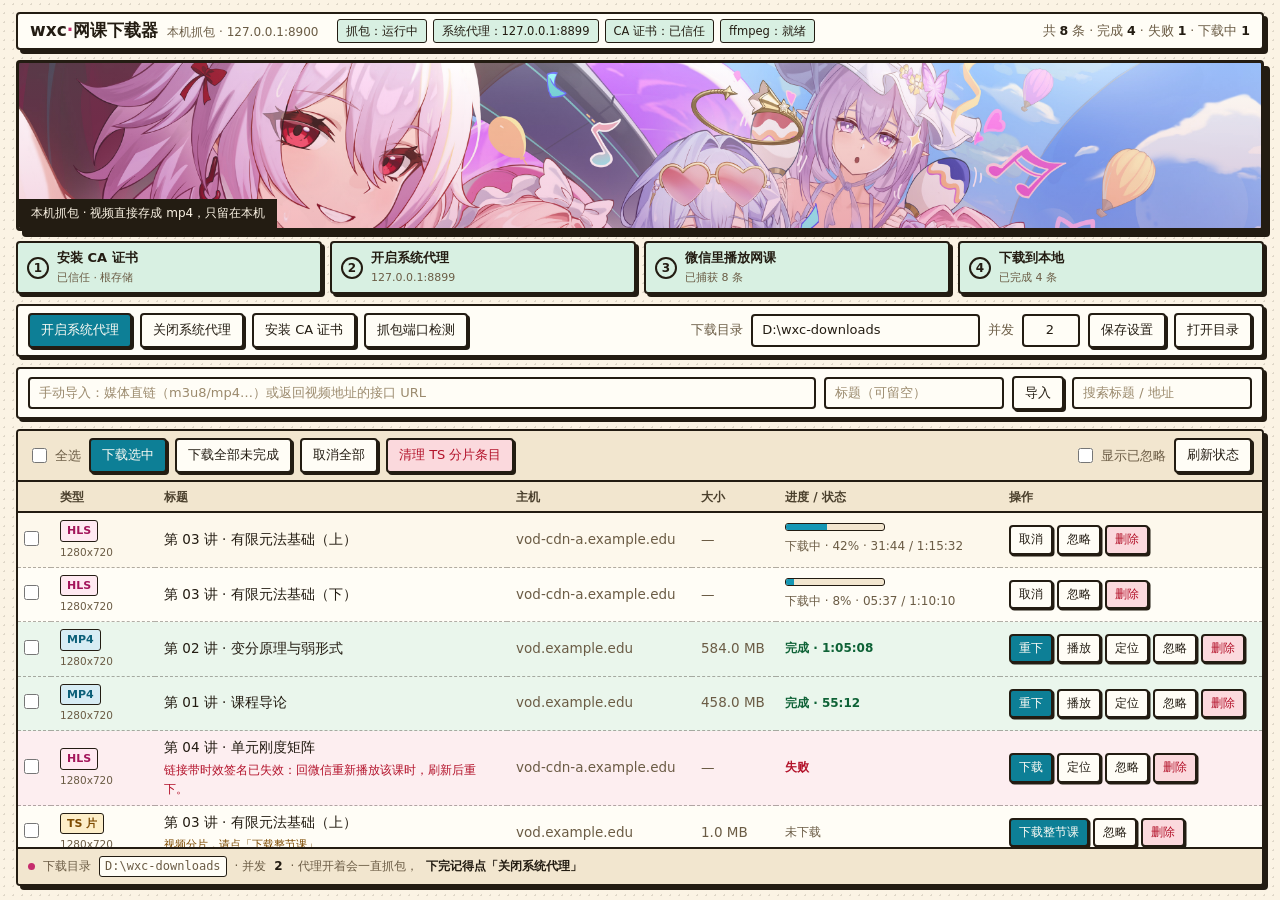
<file: design/changes/arknights-entrance-motion/preview/c3.html>
<!DOCTYPE html>
<html lang="zh-CN" class="c3 entering">
<head>
<meta charset="utf-8">
<meta name="viewport" content="width=device-width, initial-scale=1">
<title>wxc · 网课下载器</title>
<style>
  :root{
    /* 旧变量名保留：页面内 JS 的模板字符串直接引用 var(--warn)/var(--err)，值映射到海报波普色板 */
    --bg:#fbf3e4; --panel:#fffdf6; --line:rgba(35,28,18,.14); --fg:#231c12; --muted:#6b5c45;
    --accent:#0d7f96; --ok:#0e6236; --warn:#7d4a00; --err:#b3122a;
    /* 海报波普追加 */
    --paper:#fbf3e4; --sheet:#fffdf6; --sheet-2:#f2e6cf; --ink:#231c12; --ink-2:#4a3f2c;
    --cyan:#1597b4; --cyan-deep:#0d7f96; --cyan-soft:#d7ecf4; --cyan-ink:#0b5f78;
    --magenta:#c62d6d; --magenta-soft:#ffe9f1; --magenta-ink:#a3145a;
    --ok-bg:#d8f0e2; --warn-bg:#fdeec9; --err-bg:#fbd9dd;
    --row-alt:#fdf8ec; --row-done:#eaf6ec; --row-err:#fdeef0; --row-hover:#eaf4f7;
    --ui:system-ui,-apple-system,"Segoe UI","PingFang SC","Hiragino Sans GB","Microsoft YaHei","Noto Sans CJK SC",sans-serif;
  }
  *{box-sizing:border-box}
  html,body{margin:0}
  body{
    height:100dvh;overflow:hidden;
    background-color:var(--paper);
    background-image:radial-gradient(rgba(35,28,18,.13) 1px,transparent 1px);
    background-size:9px 9px;
    color:var(--ink);font:14px/1.6 var(--ui);letter-spacing:0;line-break:strict;word-break:normal;
  }
  .wrap{max-width:1440px;margin:0 auto;height:100dvh;display:flex;flex-direction:column;gap:10px;padding:12px 16px 14px}

  /* ---------------------------------------------------------------- 顶栏 */
  .topbar{flex:none;display:flex;align-items:center;gap:12px;background:var(--sheet);border:2px solid var(--ink);
       border-radius:4px;padding:5px 12px;box-shadow:4px 4px 0 var(--ink)}
  .brand{display:flex;align-items:baseline;gap:9px;min-width:0}
  .brand b{font-size:17px;line-height:1.25;font-weight:600;white-space:nowrap}
  .brand b em{font-style:normal;color:var(--magenta)}
  .brand small{font-size:12px;color:var(--muted);white-space:nowrap}
  .pills{display:flex;gap:6px;margin-left:6px;flex-wrap:wrap}
  .pill{font-size:11.5px;padding:2px 8px;border:1.5px solid var(--ink);border-radius:3px;background:var(--sheet);white-space:nowrap}
  .pill.ok{background:var(--ok-bg)}
  .pill.bad{background:var(--err-bg)}
  .stats{margin-left:auto;font-size:12.5px;color:var(--muted);white-space:nowrap;font-variant-numeric:tabular-nums}
  .stats b{color:var(--ink);font-weight:600}

  /* ------------------------------------------------------------ 海报条 */
  .poster{position:relative;flex:none;height:clamp(118px,19vh,172px);border:3px solid var(--ink);border-radius:4px;
          overflow:hidden;box-shadow:6px 6px 0 var(--ink);background-color:var(--sheet);
          background-image:url("/art/background");background-position:center top;background-size:cover;background-repeat:no-repeat}
  .poster:after{content:"";position:absolute;inset:0;background:linear-gradient(180deg,rgba(255,253,246,.06),rgba(198,45,109,.20))}
  .poster .cap{position:absolute;left:0;bottom:0;z-index:1;padding:5px 12px;background:var(--ink);color:var(--paper);font-size:12px}

  /* -------------------------------------------------------- 四步号码牌 */
  .steps{flex:none;display:flex;gap:8px;list-style:none;margin:0;padding:0}
  .step{flex:1;min-width:0;display:flex;align-items:center;gap:8px;border:2px solid var(--ink);border-radius:4px;
        background:var(--sheet);padding:5px 9px;box-shadow:3px 3px 0 var(--ink)}
  .step > div{min-width:0;flex:1}
  .step .n{flex:none;width:22px;height:22px;border-radius:99px;border:2px solid var(--ink);display:grid;place-items:center;
           font-size:12px;font-weight:600}
  .step b,.step small{display:block;overflow:hidden;text-overflow:ellipsis;white-space:nowrap}
  .step b{font-size:13px;font-weight:600}
  .step small{font-size:11px;color:var(--muted)}
  .step.done{background:var(--ok-bg)}
  .step.cur{background:var(--magenta-soft);box-shadow:3px 3px 0 var(--magenta)}
  .step.cur .n{background:var(--magenta);border-color:var(--magenta);color:var(--sheet)}

  /* ------------------------------------------------------------ 工具栏 */
  .tools{flex:none;display:flex;align-items:center;gap:8px;flex-wrap:wrap;background:var(--sheet);border:2px solid var(--ink);
         border-radius:4px;padding:7px 10px;box-shadow:3px 3px 0 var(--ink)}
  .grow{flex:1;min-width:0}
  label{font-size:12.5px;color:var(--muted)}
  .ck{display:inline-flex;align-items:center;gap:5px;white-space:nowrap}
  button{font:inherit;font-size:13px;padding:5px 11px;border:2px solid var(--ink);border-radius:4px;background:var(--sheet);
         color:var(--ink);cursor:pointer;box-shadow:2px 2px 0 var(--ink);white-space:nowrap;transition:background-color 120ms ease}
  button:hover{background:var(--sheet-2)}
  button:active{transform:translate(1.5px,1.5px);box-shadow:none}
  button.primary{background:var(--cyan-deep);color:var(--sheet)}
  button.primary:hover{background:#0b6c80}
  button.danger{background:var(--err-bg);color:var(--err)}
  button.danger:hover{background:#f8ccd2}
  button:disabled{opacity:.5;cursor:not-allowed;box-shadow:none}
  input,select{font:inherit;font-size:13px;padding:4px 9px;border:2px solid var(--ink);border-radius:4px;background:var(--sheet);
               color:var(--ink);min-width:0}
  input::placeholder{color:#9b8a6d}
  input[type=checkbox]{width:15px;height:15px;padding:0;border:0;accent-color:var(--cyan-deep)}
  input:focus,select:focus{border-color:var(--cyan-deep);outline:none}
  input:focus-visible,select:focus-visible,button:focus-visible,.t:focus-visible{outline:3px solid var(--cyan-deep);outline-offset:1px}

  /* ------------------------------------------------------------ 表格面板 */
  .panel{flex:1;min-height:0;display:flex;flex-direction:column;background:var(--sheet);border:2px solid var(--ink);
         border-radius:4px;box-shadow:4px 4px 0 var(--ink);overflow:hidden}
  .panel-head{flex:none;display:flex;align-items:center;gap:8px;flex-wrap:wrap;padding:7px 10px;
              border-bottom:2px solid var(--ink);background:var(--sheet-2)}
  .scroll{flex:1;min-height:0;overflow:auto}
  table{width:100%;border-collapse:separate;border-spacing:0;font-size:13.5px}
  th{position:sticky;top:0;z-index:2;text-align:left;font-size:12px;font-weight:600;color:var(--ink-2);padding:6px 9px;
     background:var(--sheet-2);box-shadow:inset 0 -2px 0 var(--ink);white-space:nowrap}
  td{padding:6px 9px;border-bottom:1px dashed rgba(35,28,18,.35);vertical-align:middle}
  tr:nth-child(odd) td{background:var(--row-alt)}
  tr.done td{background:var(--row-done)}
  tr.error td{background:var(--row-err)}
  tr:hover td{background:var(--row-hover)}
  .col-ck{width:26px;padding-left:2px}
  .col-k{width:104px}
  .col-s{width:84px}
  .col-p{width:224px}
  .col-o{width:262px}
  .num{font-variant-numeric:tabular-nums}
  .muted{color:var(--muted)}
  .t{max-width:420px;overflow:hidden;text-overflow:ellipsis;white-space:nowrap;border-radius:3px;cursor:text}
  .t:focus{white-space:normal;outline:3px solid var(--cyan-deep);outline-offset:1px}
  .tag{display:inline-block;font-size:11px;font-weight:600;padding:1px 6px;border:1.5px solid var(--ink);border-radius:3px;
       background:var(--magenta-soft);color:var(--magenta-ink)}
  .tag.mp4{background:var(--cyan-soft);color:var(--cyan-ink)}
  .tag.ts{background:var(--warn-bg);color:var(--warn)}
  .q{display:block;font-size:10.5px;color:var(--muted);margin-top:2px;font-variant-numeric:tabular-nums}
  .bar{height:8px;border:1.5px solid var(--ink);border-radius:3px;background:var(--sheet-2);overflow:hidden;min-width:100px}
  .bar > i{display:block;height:100%;background:var(--cyan);transition:width 240ms linear}
  .spin{flex:none;width:14px;height:14px;border-radius:99px;border:2px solid var(--sheet-2);border-top-color:var(--magenta);
        animation:orbit 900ms linear infinite}
  @keyframes orbit{to{transform:rotate(360deg)}}
  .st-wrap{display:flex;align-items:center;gap:6px;flex-wrap:wrap}
  .st{font-size:12px;color:var(--muted);font-variant-numeric:tabular-nums}
  .st.muted{color:var(--muted)}
  .st.ok{color:var(--ok);font-weight:600}
  .st.err{color:var(--err);font-weight:600}
  .err-text{color:var(--err);font-size:12px;margin-top:2px;max-width:320px;overflow-wrap:anywhere}
  .ops{display:flex;gap:4px;flex-wrap:wrap}
  .ops button{padding:3px 8px;font-size:12px;box-shadow:1.5px 1.5px 0 var(--ink);flex:none}
  .empty{padding:26px 12px;color:var(--muted);text-align:center;
         background-image:radial-gradient(rgba(35,28,18,.13) 1px,transparent 1px);background-size:9px 9px}
  .foot{flex:none;display:flex;align-items:center;gap:8px;flex-wrap:wrap;padding:7px 10px;font-size:12px;color:var(--muted);
        border-top:2px solid var(--ink);background:var(--sheet-2)}
  .foot b{color:var(--ink);font-weight:600}
  .foot code{background:var(--sheet);border:1.5px solid var(--ink);border-radius:3px;padding:0 5px;font-size:12px}
  .dot{flex:none;width:7px;height:7px;border-radius:99px;background:var(--magenta)}

  @media (max-width:1180px){ .host{display:none} }
  @media (max-width:900px){
    .col-s{display:none}
    .poster{height:clamp(96px,16vh,140px)}
  }
  @media (max-width:760px){
    .steps{display:grid;grid-template-columns:1fr 1fr}
    /* 手机宽度：固定高度挤不下，改为整页滚动，表格给固定区间，宁可不滚不可裁切 */
    body{height:auto;overflow:auto}
    .wrap{height:auto}
    .panel{flex:none}
    .scroll{max-height:56vh}
    .topbar{flex-wrap:wrap;gap:6px}
    .pills{margin-left:0}
    .stats{margin-left:0;flex-basis:100%}
  }
  @media (max-width:820px){
    .wrap{padding:8px 10px 10px;gap:8px}
    .brand small{display:none}
    .col-p,.col-o{width:auto}
    table{min-width:860px}
    .ops{flex-wrap:nowrap}
  }
  @media (max-height:640px){ .poster{height:96px} }
  @media (max-height:560px){
    body{height:auto;overflow:auto}
    .wrap{height:auto}
    .panel{flex:none}
    .scroll{max-height:60vh}
  }
  @media (prefers-reduced-motion:reduce){
    button{transition:none}
    .bar > i{transition:none}
    .spin{animation:none;border-top-color:var(--magenta);border-right-color:var(--magenta)}
  }
</style>
<style>
/* ============================================================================
   出场动效 · 共享 HUD 原语（自绘；零外部素材 / 零字体 / 零 CDN）
   风格来源：design-pipeline/references/visual-style-signals.json 的
   `industrial-tactical`（高对比操作层级、结构线、裁切几何、状态遥测）。
   颜色一律复用页面既有变量（--ink/--cyan/--magenta/--paper/--sheet），不新增色板。
   命名纪律：罩内类名一律以 `.gate`（或 `.wipe`）为前缀做限定——页面自己也有 `.bar`，
   不限定就会撞类名（实测过：页面表格进度条被套上入场动画）。
   ========================================================================== */

/* ---------------------------------------------------------------- 出场罩 */
.gate{position:fixed;inset:0;z-index:99;background:var(--ink);color:var(--paper);
      display:grid;place-items:center;overflow:hidden;font-variant-numeric:tabular-nums}

/* 1.5px 发丝框 + 四个 L 形角括（裁切几何，非装饰花边） */
.gate .frame{position:absolute;inset:14px;border:1.5px solid rgba(255,253,246,.30);pointer-events:none}
.gate .corner{position:absolute;width:20px;height:20px;border:2px solid var(--cyan)}
.gate .corner.tl{left:-1px;top:-1px;border-right:0;border-bottom:0}
.gate .corner.tr{right:-1px;top:-1px;border-left:0;border-bottom:0}
.gate .corner.bl{left:-1px;bottom:-1px;border-right:0;border-top:0}
.gate .corner.br{right:-1px;bottom:-1px;border-left:0;border-top:0}

.gate .idline{position:absolute;left:20px;top:16px;font-size:11px;color:rgba(255,253,246,.58)}
.gate .idline b{color:var(--cyan);font-weight:600}
.gate .skiphint{position:absolute;right:20px;bottom:16px;font-size:11px;color:rgba(255,253,246,.45)}

/* ------------------------------------------------------------ 中央字标块 */
.gate .stack{position:relative;display:flex;flex-direction:column;align-items:center;gap:8px;
             width:min(680px,52vw)}
.gate .emblem{display:block;color:var(--cyan);transform-origin:50% 50%}
.gate .word{font-size:17px;font-weight:600;line-height:1.3}
.gate .sub{font-size:11px;color:rgba(255,253,246,.55)}

/* 发丝进度线：宽度约视口一半（对齐实测 560→1365 / 1584 ≈ 51%）。
   用 width/height 显式给尺寸，避开页面 `.bar` 的 1.5px 墨框 + box-sizing:border-box
   （否则内容盒塌成 0，线整条消失——实测过）。 */
.gate .bar{position:relative;width:100%;height:2px;min-width:0;border:0;border-radius:0;
           background:rgba(255,253,246,.16);overflow:visible;margin-top:4px}
.gate .bar i{position:absolute;left:0;top:0;width:100%;height:2px;background:var(--cyan);
             transform-origin:left center;transform:scaleX(0)}

/* 自检行：方块指示 + 中文状态（形状通道，无图标字体） */
.gate .log{list-style:none;margin:4px 0 0;padding:0;width:100%;display:grid;gap:4px}
.gate .log li{display:flex;align-items:center;gap:8px;font-size:11.5px;color:rgba(255,253,246,.74);
              white-space:nowrap}
.gate .log .sq{flex:none;width:7px;height:7px;border:1.5px solid rgba(255,253,246,.45);
               background:transparent}

/* ------------------------------------------------------------ 内容带擦除 */
/* 几何通道：clip-path 由右向左揭开 + 5px 上落；opacity 不参与承载 */
@keyframes bandWipe{
  from{clip-path:inset(0 100% 0 0);transform:translateY(-5px)}
  to{clip-path:inset(0 0 0 0);transform:none}
}

/* ------------------------------------------------------------------ 降级 */
/* 任意输入（键/指针/触摸/滚轮）或入场结束：直接终态，信息量不减 */
html.wxc-skip .gate{display:none !important}
html.wxc-skip .wipe{display:none !important}
html.wxc-skip .frame,
html.wxc-skip .corner,
html.wxc-skip .emblem,
html.wxc-skip .idline,
html.wxc-skip .gate .bar i,
html.wxc-skip .log li,
html.wxc-skip .log .sq,
html.wxc-skip .topbar,
html.wxc-skip .poster,
html.wxc-skip .steps,
html.wxc-skip .step,
html.wxc-skip .step::after,
html.wxc-skip .tools,
html.wxc-skip .panel,
html.wxc-skip tbody tr,
html.wxc-skip .step .n{
  animation:none !important;transform:none !important;clip-path:none !important}

@media (prefers-reduced-motion:reduce){
  .gate,.wipe{display:none !important}
  .frame,.corner,.emblem,.idline,.gate .bar i,.log li,.log .sq,
  .topbar,.poster,.steps,.step,.step::after,.tools,.panel,tbody tr,.step .n,
  .wipe-edge,.wipe-tag,.wipe-id{
    animation:none !important;transform:none !important;clip-path:none !important}
}

/* ============================================================================
   方案 3 · 落版盖章（PLATE DROP）
   中央思想：页面其余部分第 0 帧就在位；只有四张号码牌从上方 24px 处"落版"，
   每次落版是 3 帧离散硬停（steps(3,end)，机械感是声明过的风格而非意外），
   硬投影在同一动画里由 11px 压到 3px（触底），落地后底部 2px 墨线自左划出。
   四次冲击构成节奏；随后表格行自顶部依序落墨。840ms。
   ----------------------------------------------------------------------------
   为什么全部选择器都要挂在 `html.c3.entering` 上：
   这个页面每 1500ms 轮询一次并把 `#rows` 的 innerHTML 整体重写，行节点因此会被重建；
   若把入场动画直接挂在 `tbody tr` 上，每一轮轮询都会让所有行动画重新播一遍（实测：轮询后 8 行
   全部重新进入裁切态）。所以入场动画只在 `entering` 标记存在期间生效，入场结束（或跳过）后
   由 finish 脚本摘掉该标记；此后重建的行不再带任何入场动画。
   ========================================================================== */

/* 号码牌落版：位移 3 帧硬停 + 硬投影压缩（触底），无过冲、无回弹 */
html.c3.entering .step{position:relative;animation:c3Drop 150ms steps(3,end) var(--d) both}
@keyframes c3Drop{
  from{transform:translateY(-24px);box-shadow:3px 11px 0 var(--ink)}
  to  {transform:none;box-shadow:3px 3px 0 var(--ink)}}

/* 落版划线：底部 2px 墨线自左向右划出（线性、单次、不循环） */
html.c3.entering .step::after{content:"";position:absolute;left:0;right:0;bottom:0;height:2px;
  background:var(--ink);transform:scaleX(0);transform-origin:left center;
  animation:c3Seal 160ms linear calc(var(--d) + 150ms) both}
@keyframes c3Seal{from{transform:scaleX(0)}to{transform:scaleX(1)}}

html.c3.entering .step:nth-child(1){--d:60ms}
html.c3.entering .step:nth-child(2){--d:140ms}
html.c3.entering .step:nth-child(3){--d:220ms}
html.c3.entering .step:nth-child(4){--d:300ms}

/* 表格行落墨：自顶部依序擦出（几何通道，40ms 步进，最多 8 行） */
html.c3.entering tbody tr{animation:c3Row 130ms cubic-bezier(.16,1,.3,1) var(--rd) both}
@keyframes c3Row{from{clip-path:inset(0 100% 0 0);transform:translateX(-8px)}
                 to{clip-path:inset(0 0 0 0);transform:none}}
html.c3.entering tbody tr:nth-child(1){--rd:430ms}
html.c3.entering tbody tr:nth-child(2){--rd:470ms}
html.c3.entering tbody tr:nth-child(3){--rd:510ms}
html.c3.entering tbody tr:nth-child(4){--rd:550ms}
html.c3.entering tbody tr:nth-child(5){--rd:590ms}
html.c3.entering tbody tr:nth-child(6){--rd:630ms}
html.c3.entering tbody tr:nth-child(7){--rd:670ms}
html.c3.entering tbody tr:nth-child(8){--rd:710ms}
html.c3.entering tbody tr:nth-child(n+9){--rd:710ms;animation-duration:1ms}

/* 预览专用：把 /art/background 指向本机素材（产品里由 FastAPI 只读路由提供） */
.poster{background-image:url("/%E8%83%8C%E6%99%AF.jpg")}
</style>
</head>
<body>
<div class="wrap">


  <header class="topbar">
    <div class="brand"><b>wxc<em>·</em>网课下载器</b><small>本机抓包 · 127.0.0.1:8900</small></div>
    <div class="pills">
      <span id="p-capture" class="pill">抓包：检测中</span>
      <span id="p-proxy" class="pill">系统代理：?</span>
      <span id="p-cert" class="pill">CA 证书：?</span>
      <span id="p-ffmpeg" class="pill">ffmpeg：?</span>
    </div>
    <div class="stats" id="stats">正在读取状态…</div>
  </header>

  <div class="poster"><span class="cap">本机抓包 · 视频直接存成 mp4，只留在本机</span></div>

  <ol class="steps">
    <li class="step" data-step="1"><span class="n">1</span><div><b>安装 CA 证书</b><small>检测中…</small></div></li>
    <li class="step" data-step="2"><span class="n">2</span><div><b>开启系统代理</b><small>检测中…</small></div></li>
    <li class="step" data-step="3"><span class="n">3</span><div><b>微信里播放网课</b><small>检测中…</small></div></li>
    <li class="step" data-step="4"><span class="n">4</span><div><b>下载到本地</b><small>检测中…</small></div></li>
  </ol>

  <div class="tools">
    <button id="btn-proxy-on" class="primary">开启系统代理</button>
    <button id="btn-proxy-off">关闭系统代理</button>
    <button id="btn-cert">安装 CA 证书</button>
    <button id="btn-capture">抓包端口检测</button>
    <span class="grow"></span>
    <label for="out-dir">下载目录</label>
    <input id="out-dir" class="grow" style="max-width:300px">
    <label for="conc">并发</label>
    <input id="conc" type="number" min="1" max="8" style="width:58px;text-align:right">
    <button id="btn-save">保存设置</button>
    <button id="btn-open">打开目录</button>
  </div>

  <div class="tools">
    <input id="manual-url" class="grow" placeholder="手动导入：媒体直链（m3u8/mp4…）或返回视频地址的接口 URL">
    <input id="manual-title" style="width:180px" placeholder="标题（可留空）">
    <button id="btn-manual">导入</button>
    <input id="search" style="width:180px" placeholder="搜索标题 / 地址" aria-label="搜索标题或地址">
  </div>

  <section class="panel">
    <div class="panel-head">
      <label class="ck"><input type="checkbox" id="check-all"> 全选</label>
      <button id="btn-dl-sel" class="primary">下载选中</button>
      <button id="btn-dl-all">下载全部未完成</button>
      <button id="btn-cancel-all">取消全部</button>
      <button id="btn-clean" class="danger">清理 TS 分片条目</button>
      <span class="grow"></span>
      <label class="ck"><input type="checkbox" id="show-ignored"> 显示已忽略</label>
      <button id="btn-refresh">刷新状态</button>
    </div>
    <div class="scroll">
      <table>
        <thead><tr>
          <th class="col-ck"></th><th class="col-k">类型</th><th>标题</th><th class="host">主机</th>
          <th class="col-s">大小</th><th class="col-p">进度 / 状态</th><th class="col-o">操作</th>
        </tr></thead>
        <tbody id="rows"><tr><td colspan="7" class="empty">先在微信里播放网课，或手动导入地址。</td></tr></tbody>
      </table>
    </div>
    <div class="foot">
      <span class="dot"></span>下载目录 <code id="foot-dir">—</code> · 并发 <b id="foot-conc">2</b> ·
      代理开着会一直抓包，<b>下完记得点「关闭系统代理」</b>
    </div>
  </section>

</div>

<script>
/* 概念预览夹具（只用于关键帧渲染，不进产品）
   目的：把 /api/* 换成固定数据，让关键帧显示真实渲染的真实页面（同一份 static/index.html），
   而不是画一张 mood board。产品代码一行不改。 */
(function () {
  const STATUS = {
    capture_running: true,
    proxy: { enabled: true, server: '127.0.0.1:8899' },
    cert: { installed: true, exists: true },
    ffmpeg_ok: true,
    counts: { total: 8, done: 4, error: 1 },
    active_downloads: 1,
    settings: { out_dir: 'D:\\wxc-downloads', concurrency: 2 }
  };
  const mk = (id, kind, title, state, extra) => Object.assign({
    id, kind, title, url: 'https://vod.example.edu/' + id + '/' + (kind === 'hls' ? 'index.m3u8' : 'v.mp4'),
    host: kind === 'hls' ? 'vod-cdn-a.example.edu' : 'vod.example.edu',
    size: 0, state, progress: null, duration: 0, out_time: 0, bytes: 0, total: 0,
    quality: '', file_exists: false, file_name: title + '.mp4', ignored: false, error: '', related_id: null
  }, extra || {});
  const ITEMS = [
    mk(1, 'hls', '第 03 讲 · 有限元法基础（上）', 'running',
       { progress: 0.42, duration: 4532, out_time: 1904, bytes: 322122547, total: 766958446, quality: '1280x720' }),
    mk(2, 'hls', '第 03 讲 · 有限元法基础（下）', 'running',
       { progress: 0.08, duration: 4210, out_time: 337, bytes: 58720256, total: 734003200, quality: '1280x720' }),
    mk(3, 'mp4', '第 02 讲 · 变分原理与弱形式', 'done',
       { size: 612368384, duration: 3908, file_exists: true, quality: '1280x720' }),
    mk(4, 'mp4', '第 01 讲 · 课程导论', 'done',
       { size: 480247808, duration: 3312, file_exists: true, quality: '1280x720' }),
    mk(5, 'hls', '第 04 讲 · 单元刚度矩阵', 'error',
       { progress: 0.31, duration: 4021, out_time: 1246, bytes: 209715200, total: 671088640, quality: '1280x720',
         error: '链接带时效签名已失效：回微信重新播放该课时，刷新后重下。' }),
    mk(6, 'ts', '第 03 讲 · 有限元法基础（上）', 'idle', { quality: '1280x720', related_id: 1, size: 1048576 }),
    mk(7, 'hls', '第 05 讲 · 装配与边界条件', 'queued', { quality: '960x540', size: 0 }),
    mk(8, 'dash', '第 06 讲 · 后处理与误差估计', 'idle', { quality: '1280x720' })
  ];
  const json = (o) => Promise.resolve(new Response(JSON.stringify(o), {
    status: 200, headers: { 'Content-Type': 'application/json' }
  }));
  window.fetch = function (url) {
    const u = String(url && url.url ? url.url : url);
    if (u.indexOf('/api/status') >= 0) return json(STATUS);
    if (u.indexOf('/api/items') >= 0) return json({ items: ITEMS });
    return json({ ok: true });
  };
})();

</script>
<script>
const $ = s => document.querySelector(s);
let items = [], timer = null, busy = false;

async function api(path, opts) {
  const r = await fetch(path, Object.assign({headers: {'Content-Type': 'application/json'}}, opts));
  const t = await r.text();
  let j = null; try { j = t ? JSON.parse(t) : null; } catch (e) { j = {detail: t}; }
  if (!r.ok) throw new Error((j && (j.detail || j.message)) || r.statusText);
  return j;
}
const esc = s => String(s == null ? '' : s).replace(/[&<>"']/g, c => ({'&':'&amp;','<':'&lt;','>':'&gt;','"':'&quot;',"'":'&#39;'}[c]));
const fmtB = n => (!n || n < 0) ? '—' : n < 1024*1024 ? (n/1024).toFixed(0)+' KB' : (n/1048576).toFixed(1)+' MB';
const fmtT = s => { s = Math.round(s||0); const h=Math.floor(s/3600), m=Math.floor(s%3600/60), x=s%60;
  return (h?h+':':'') + String(m).padStart(2,'0') + ':' + String(x).padStart(2,'0'); };
const KIND = {hls:'HLS', mp4:'MP4', ts:'TS 片', audio:'音频', dash:'DASH', flv:'FLV', mkv:'MKV', webm:'WEBM', f4m:'F4M'};
const STATE = {idle:['未下载',''], queued:['排队中',''], running:['下载中',''], done:['完成','ok'],
               error:['失败','err'], canceled:['已取消','']};

/* 四步号码牌：直接吃 /api/status，逐张点亮，当前步给出下一步动作 */
const STEP_HINT = (i, ok, st) => {
  if (i === 0) return ok ? '已信任 · 根存储' : (st.cert.exists ? '已生成 · 待安装' : '未生成');
  if (i === 1) return ok ? st.proxy.server : '关闭';
  if (i === 2) return ok ? `已捕获 ${st.counts.total || 0} 条` : '在微信 PC 端播放几秒';
  return ok ? `已完成 ${st.counts.done || 0} 条` : '勾选条目 → 下载选中';
};
function paintSteps(st) {
  const reached = [!!st.cert.installed, !!st.proxy.enabled, (st.counts.total || 0) > 0, (st.counts.done || 0) > 0];
  const cur = reached.indexOf(false);
  reached.forEach((ok, i) => {
    const el = document.querySelector(`[data-step="${i + 1}"]`);
    if (!el) return;
    el.className = 'step' + (ok ? ' done' : i === cur ? ' cur' : '');
    const small = el.querySelector('small');
    if (small) small.textContent = STEP_HINT(i, ok, st);
    if (!ok && i === cur) el.setAttribute('aria-current', 'step'); else el.removeAttribute('aria-current');
  });
}

function statusCell(it) {
  const [txt, cls] = STATE[it.state] || [it.state, ''];
  let bar = '', extra = '';
  if (it.state === 'running' || it.state === 'queued') {
    if (it.progress != null) {
      bar = `<div class="bar" role="progressbar" aria-valuemin="0" aria-valuemax="100" aria-valuenow="${Math.round(it.progress*100)}"><i style="width:${(it.progress*100).toFixed(1)}%"></i></div>`;
      extra = `${Math.round(it.progress*100)}%` + (it.duration ? ` · ${fmtT(it.out_time)} / ${fmtT(it.duration)}`
        : (it.total > 0 ? ` · ${fmtB(it.bytes)} / ${fmtB(it.total)}` : ''));
    } else if (it.state === 'running') {
      bar = '<div class="spin" aria-hidden="true"></div>';
      extra = it.total > 0 ? `${fmtB(it.bytes)} / ${fmtB(it.total)}` : fmtB(it.bytes);
    }
  } else if (it.state === 'done') {
    extra = it.duration ? fmtT(it.duration) : fmtB(it.bytes);
  }
  return `<div class="st-wrap">${bar}<div class="st ${cls}">${esc(txt)}${extra ? ' · ' + esc(extra) : ''}</div></div>`;
}

function opsCell(it) {
  const o = [];
  if (it.state === 'running' || it.state === 'queued') o.push(`<button data-act="cancel" data-id="${it.id}">取消</button>`);
  else if (it.kind === 'ts' && it.related_id) o.push(`<button data-act="download" data-id="${it.related_id}" class="primary">下载整节课</button>`);
  else o.push(`<button data-act="download" data-id="${it.id}" class="primary">${it.state==='done'?'重下':'下载'}</button>`);
  if (it.file_exists) o.push(`<button data-act="play" data-id="${it.id}" data-name="${esc(it.file_name)}">播放</button>`);
  if (it.state === 'done' || it.state === 'error') o.push(`<button data-act="reveal" data-id="${it.id}">定位</button>`);
  o.push(`<button data-act="ignore" data-id="${it.id}">${it.ignored?'取消忽略':'忽略'}</button>`);
  o.push(`<button data-act="del" data-id="${it.id}" class="danger">删除</button>`);
  return `<div class="ops">${o.join('')}</div>`;
}

function render() {
  const q = $('#search').value.trim().toLowerCase();
  const showIgnored = $('#show-ignored').checked;
  const list = items.filter(it => (showIgnored || !it.ignored) &&
    (!q || (it.title + ' ' + it.url).toLowerCase().includes(q)));
  if (!list.length) {
    $('#rows').innerHTML = `<tr><td colspan="7" class="empty">暂无记录。先在微信里播放网课，或手动导入地址。</td></tr>`;
    return;
  }
  $('#rows').innerHTML = list.map(it => {
    const t = it.title || '(未命名)';
    return `
    <tr class="${it.state==='done'?'done':it.state==='error'?'error':''}">
      <td class="col-ck"><input type="checkbox" class="pick" data-id="${it.id}" aria-label="选择：${esc(t)}"></td>
      <td class="col-k"><span class="tag ${esc(it.kind)}">${esc(KIND[it.kind]||it.kind)}</span>${it.quality ? `<span class="q">${esc(it.quality)}</span>` : ''}</td>
      <td><div class="t" data-title="${esc(t)}" contenteditable="true" spellcheck="false" title="${esc(t)} — ${esc(it.url)}">${esc(t)}</div>
          ${it.kind === 'ts' && it.related_id ? '<div class="q" style="color:var(--warn)">视频分片，请点「下载整节课」</div>' : ''}
          ${it.error ? `<div class="err-text">${esc(it.error)}</div>` : ''}</td>
      <td class="host muted">${esc(it.host)}</td>
      <td class="col-s num muted">${fmtB(it.size)}</td>
      <td class="col-p">${statusCell(it)}</td>
      <td class="col-o">${opsCell(it)}</td>
    </tr>`;
  }).join('');
}

async function refresh() {
  if (busy) return;
  busy = true;
  try {
    const [st, its] = await Promise.all([api('/api/status'), api('/api/items')]);
    items = its.items;
    render();
    $('#stats').innerHTML = `共 <b>${st.counts.total||0}</b> 条 · 完成 <b>${st.counts.done||0}</b> · 失败 <b>${st.counts.error||0}</b> · 下载中 <b>${st.active_downloads}</b>`;
    const set = (id, ok, txt) => { const e = $(id); e.textContent = txt; e.className = 'pill ' + (ok ? 'ok' : 'bad'); };
    set('#p-capture', st.capture_running, '抓包：' + (st.capture_running ? '运行中' : '未运行'));
    set('#p-proxy', st.proxy.enabled, '系统代理：' + (st.proxy.enabled ? st.proxy.server : '关闭'));
    set('#p-cert', st.cert.installed, 'CA 证书：' + (st.cert.installed ? '已信任' : (st.cert.exists ? '未安装' : '未生成')));
    set('#p-ffmpeg', st.ffmpeg_ok, 'ffmpeg：' + (st.ffmpeg_ok ? '就绪' : '缺失'));
    paintSteps(st);
    $('#foot-dir').textContent = st.settings.out_dir;
    $('#foot-conc').textContent = st.settings.concurrency;
    if (document.activeElement !== $('#out-dir')) $('#out-dir').value = st.settings.out_dir;
    if (document.activeElement !== $('#conc')) $('#conc').value = st.settings.concurrency;
  } catch (e) {
    $('#stats').textContent = '接口异常：' + e.message;
  } finally { busy = false; }
}

async function act(fn) { try { await fn(); } catch (e) { alert(e.message); } await refresh(); }

document.addEventListener('click', e => {
  const b = e.target.closest('button[data-act]');
  if (!b) return;
  const id = +b.dataset.id, act_ = b.dataset.act;
  if (act_ === 'download') act(() => api('/api/download', {method:'POST', body: JSON.stringify({ids:[id]})}));
  else if (act_ === 'cancel') act(() => api(`/api/items/${id}/cancel`, {method:'POST'}));
  else if (act_ === 'ignore') {
    const it = items.find(x => x.id === id);
    act(() => api(`/api/items/${id}`, {method:'PATCH', body: JSON.stringify({ignored: !it.ignored})}));
  }
  else if (act_ === 'del') act(() => api(`/api/items/${id}`, {method:'DELETE'}));
  else if (act_ === 'reveal') act(() => api(`/api/reveal?item_id=${id}`));
  else if (act_ === 'play') window.open('/files/' + encodeURIComponent(b.dataset.name), '_blank');
});

document.addEventListener('keydown', e => {
  const t = e.target;
  if (!t.classList || !t.classList.contains('t')) return;
  if (e.key === 'Enter') { e.preventDefault(); t.blur(); }
  else if (e.key === 'Escape') { t.textContent = t.dataset.title || ''; t.blur(); }
});
document.addEventListener('blur', e => {
  if (!e.target.classList || !e.target.classList.contains('t')) return;
  const tr = e.target.closest('tr'), id = +tr.querySelector('.pick').dataset.id;
  const val = e.target.textContent.trim();
  const it = items.find(x => x.id === id);
  if (it && val !== it.title) act(() => api(`/api/items/${id}`, {method:'PATCH', body: JSON.stringify({title: val})}));
}, true);

$('#btn-proxy-on').onclick = () => act(() => api('/api/proxy', {method:'POST', body: JSON.stringify({enable:true})}));
$('#btn-proxy-off').onclick = () => act(() => api('/api/proxy', {method:'POST', body: JSON.stringify({enable:false})}));
$('#btn-cert').onclick = () => act(async () => { const r = await api('/api/cert/install', {method:'POST'}); alert(r.message); });
$('#btn-capture').onclick = () => refresh();
$('#btn-save').onclick = () => act(() => api('/api/settings', {method:'POST', body: JSON.stringify({
  out_dir: $('#out-dir').value.trim(), concurrency: +$('#conc').value })}));
$('#btn-open').onclick = () => act(() => api('/api/reveal'));
$('#btn-refresh').onclick = () => refresh();
$('#search').oninput = render;
$('#show-ignored').onchange = render;
$('#check-all').onchange = e => document.querySelectorAll('.pick').forEach(c => c.checked = e.target.checked);
$('#btn-dl-sel').onclick = () => {
  const ids = [...document.querySelectorAll('.pick:checked')].map(c => +c.dataset.id);
  if (!ids.length) return alert('先勾选条目');
  act(() => api('/api/download', {method:'POST', body: JSON.stringify({ids})}));
};
$('#btn-dl-all').onclick = () => act(() => api('/api/download', {method:'POST', body: JSON.stringify({})}));
$('#btn-cancel-all').onclick = () => act(() => api('/api/cancel_all', {method:'POST'}));
$('#btn-clean').onclick = () => {
  if (!confirm('把列表里所有「TS 片」条目删掉？它们只是视频分片，真正要下的是 HLS 条目。')) return;
  act(async () => {
    const r = await api('/api/cleanup/segments?mode=delete', {method:'POST'});
    alert(`已清理 ${r.affected} 条分片条目`);
  });
};
$('#btn-manual').onclick = () => act(async () => {
  const url = $('#manual-url').value.trim();
  if (!url) throw new Error('请填写地址');
  await api('/api/manual', {method:'POST', body: JSON.stringify({url, title: $('#manual-title').value.trim()})});
  $('#manual-url').value = ''; $('#manual-title').value = '';
});

refresh();
timer = setInterval(refresh, 1500);
</script>

<script>
/* 入场收尾 + 关键帧钩子。
   任意输入立即收敛到终态；否则到入场时长后也摘掉 `entering`——
   摘掉的原因见 c3.css 顶部：页面每 1500ms 重写 #rows，挂在 tbody tr 上的入场动画会被轮询反复重启。 */
(function () {
  var html = document.documentElement;
  var t = new URLSearchParams(location.search).get('t');
  var done = false;
  function settle(user) {
    if (done) return;
    done = true;
    html.classList.remove('entering');
    /* 只有用户打断时才用 wxc-skip 把整页直接压到终态；
       自然播完时各动画自己的 fill 已到终态，不额外冻结页面上其它 CSS。 */
    if (user) html.classList.add('wxc-skip');
  }
  if (t == null) {
    ['keydown', 'pointerdown', 'touchstart', 'wheel'].forEach(function (k) {
      addEventListener(k, function () { settle(true); }, { passive: true });
    });
    setTimeout(function () { settle(false); }, 900);
  } else {
    setTimeout(function () {
      document.getAnimations().forEach(function (a) { a.pause(); a.currentTime = Number(t); });
      html.setAttribute('data-frozen', t);
    }, 120);
  }
})();
</script>
</body>

</html>
</file>
